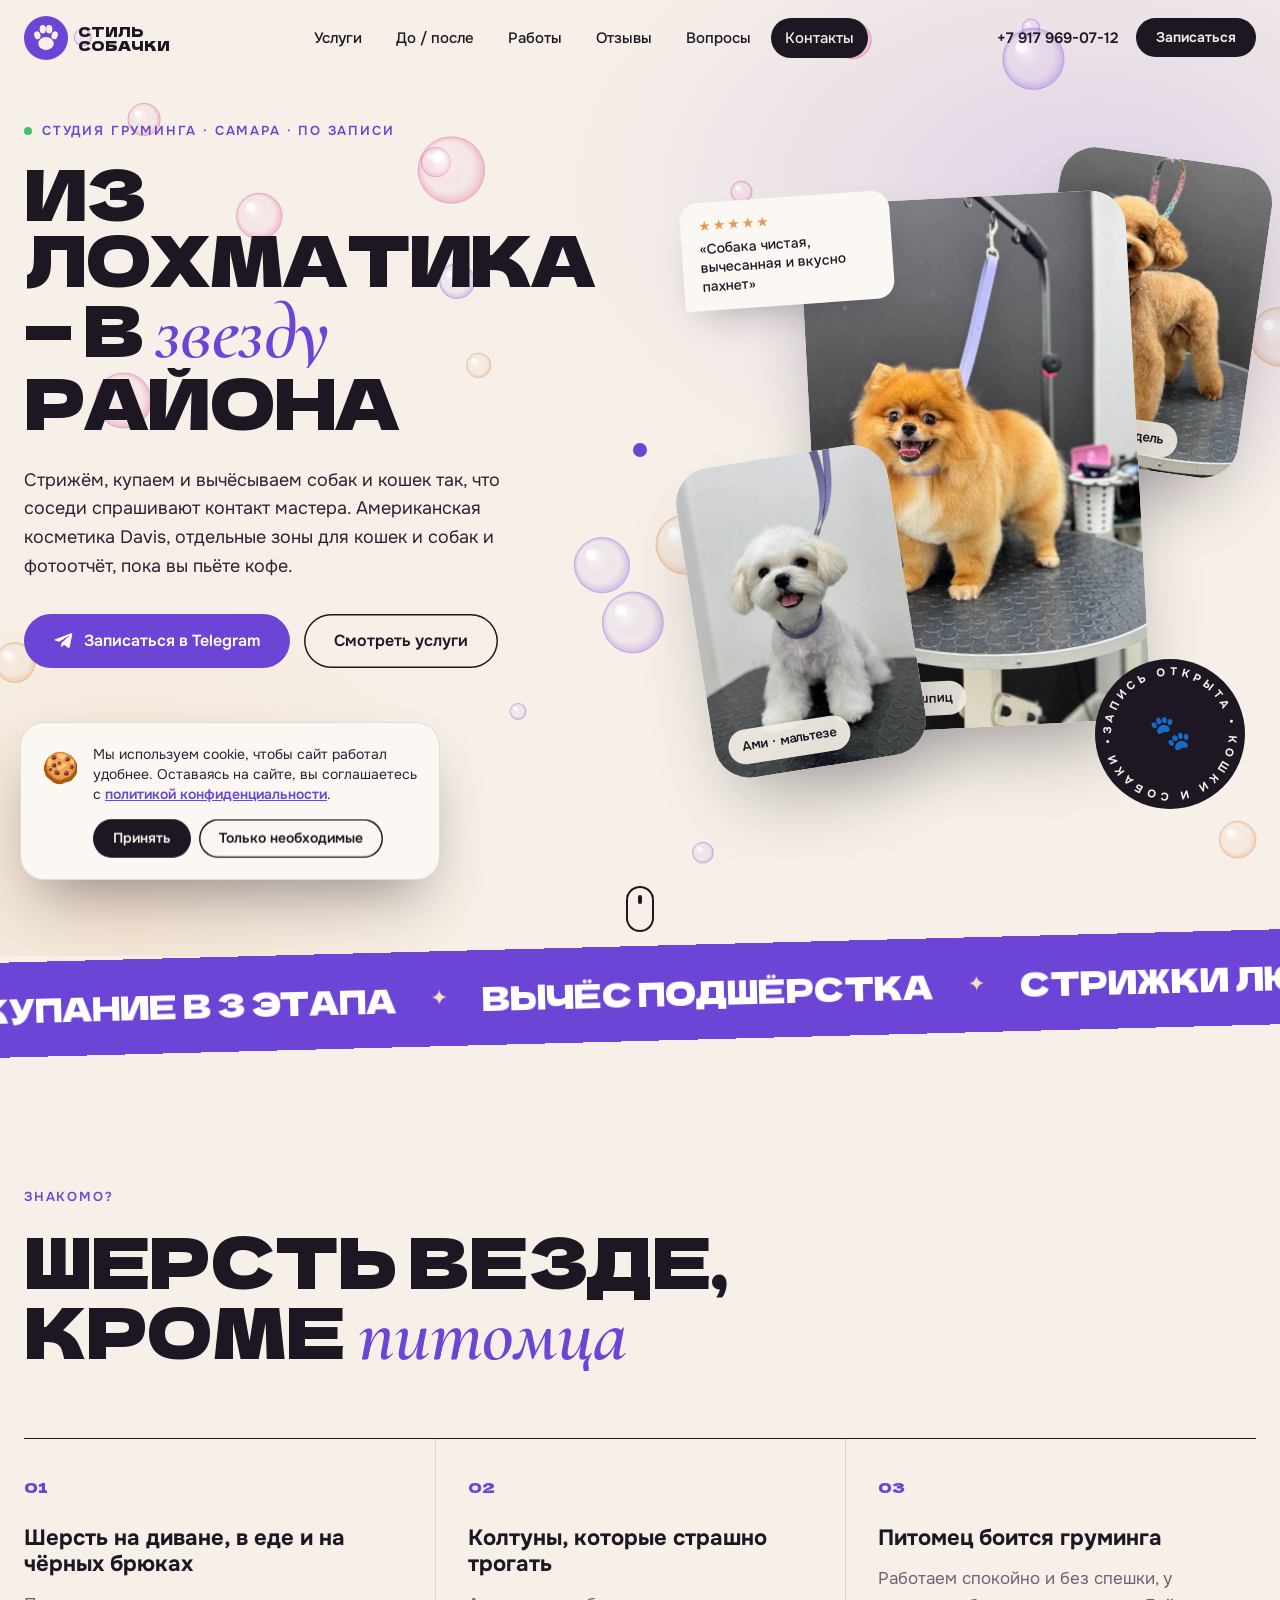
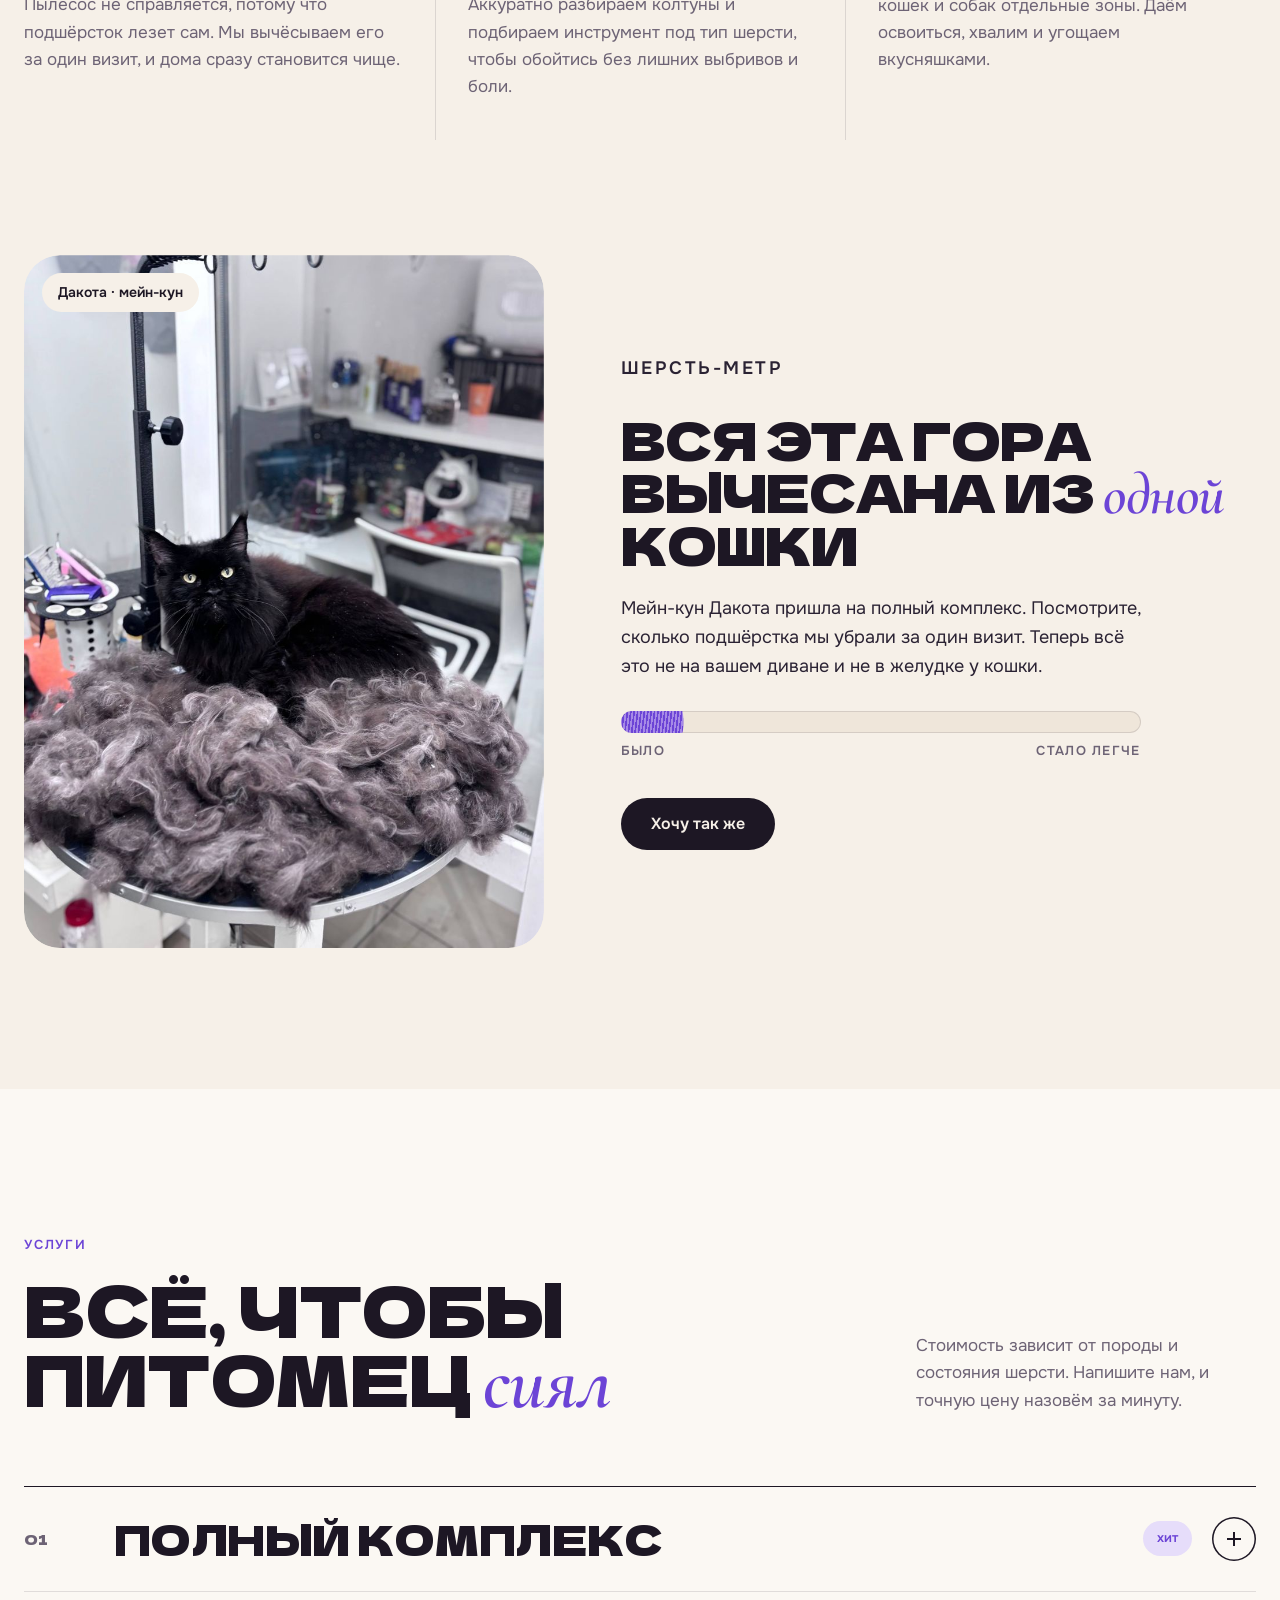
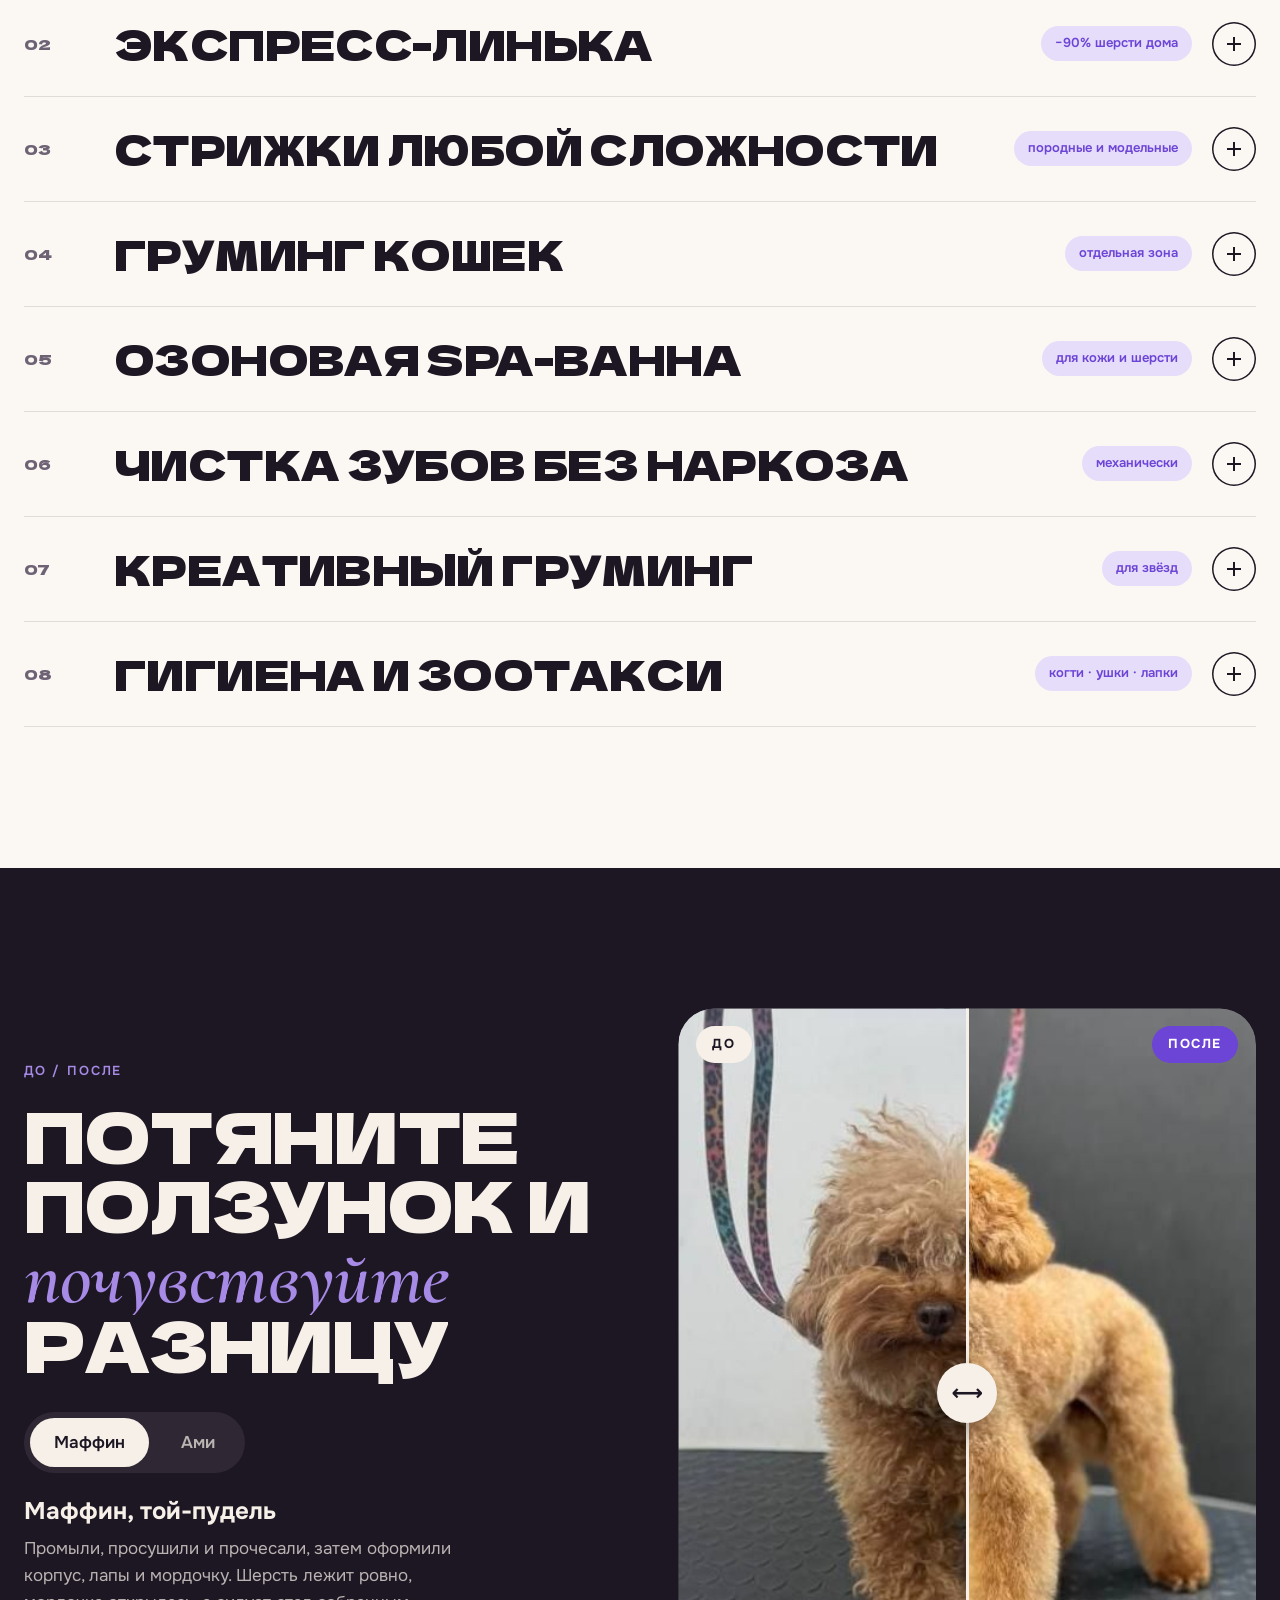
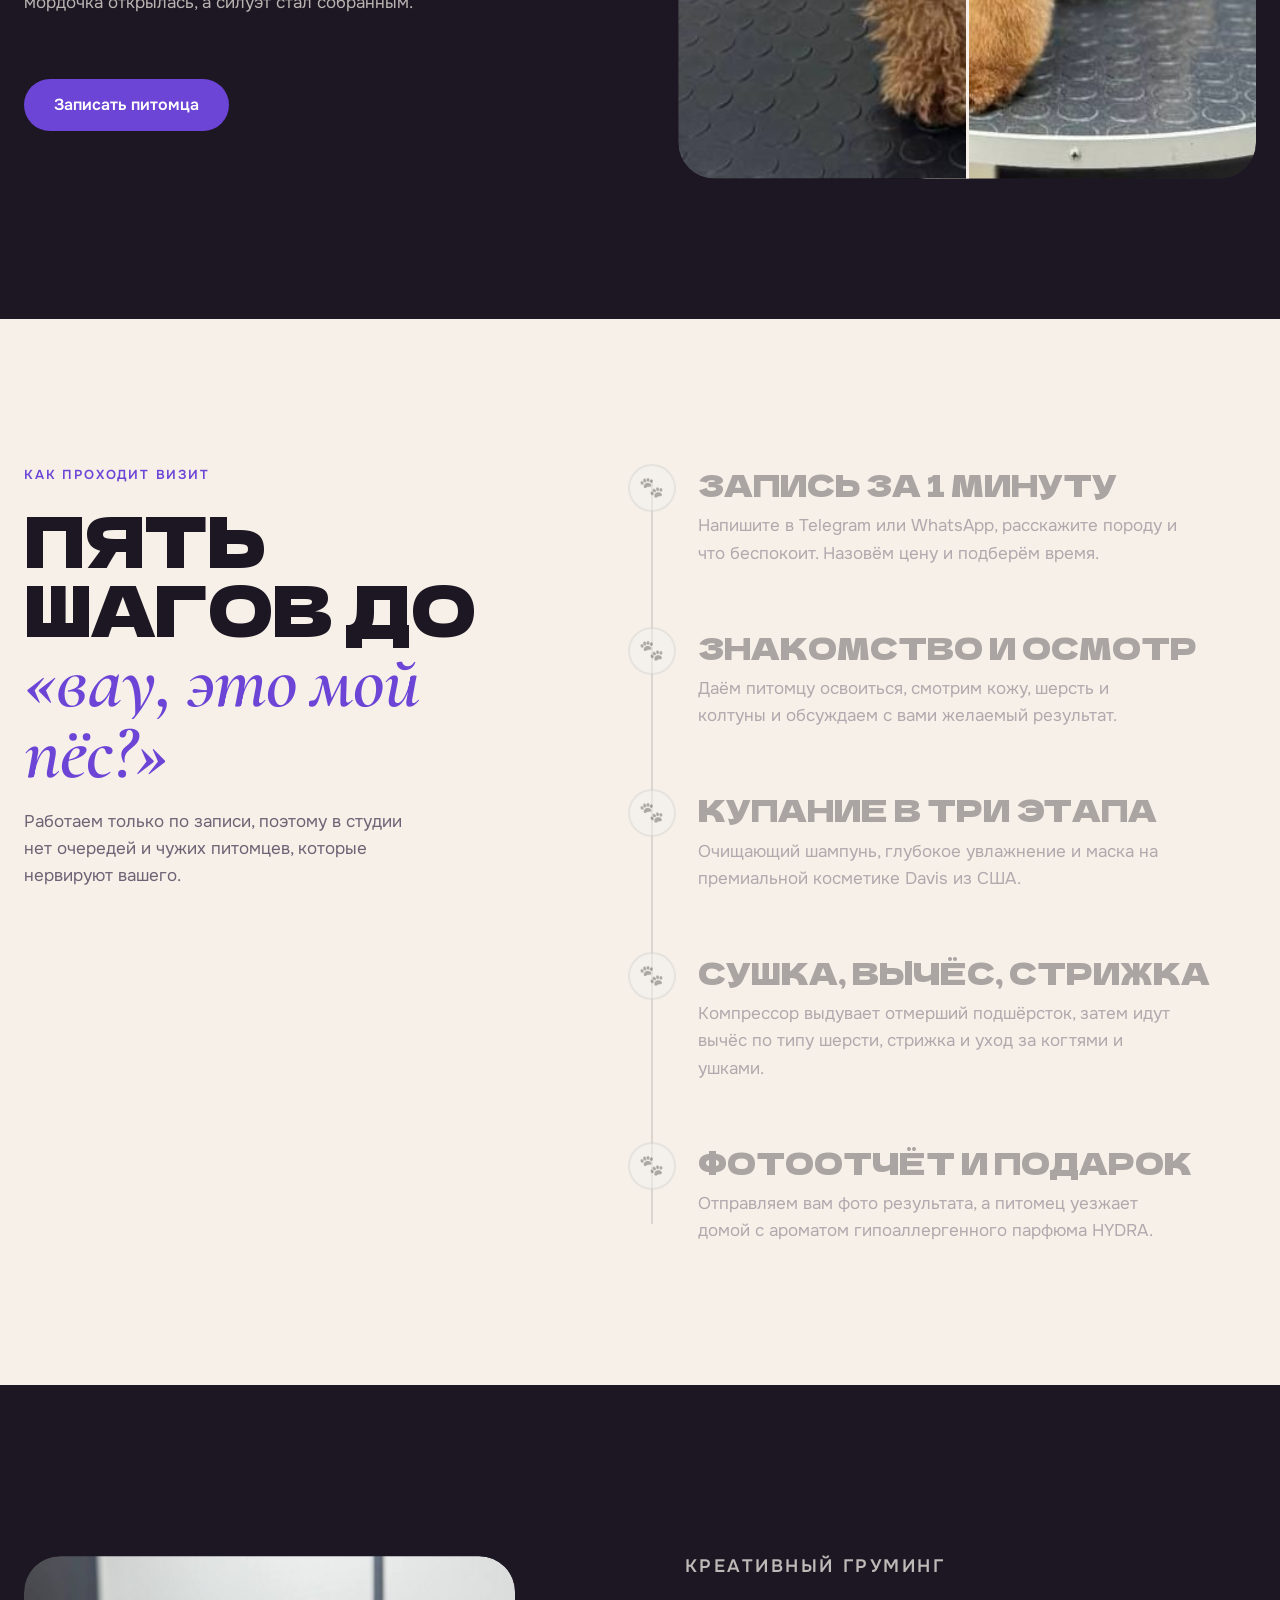
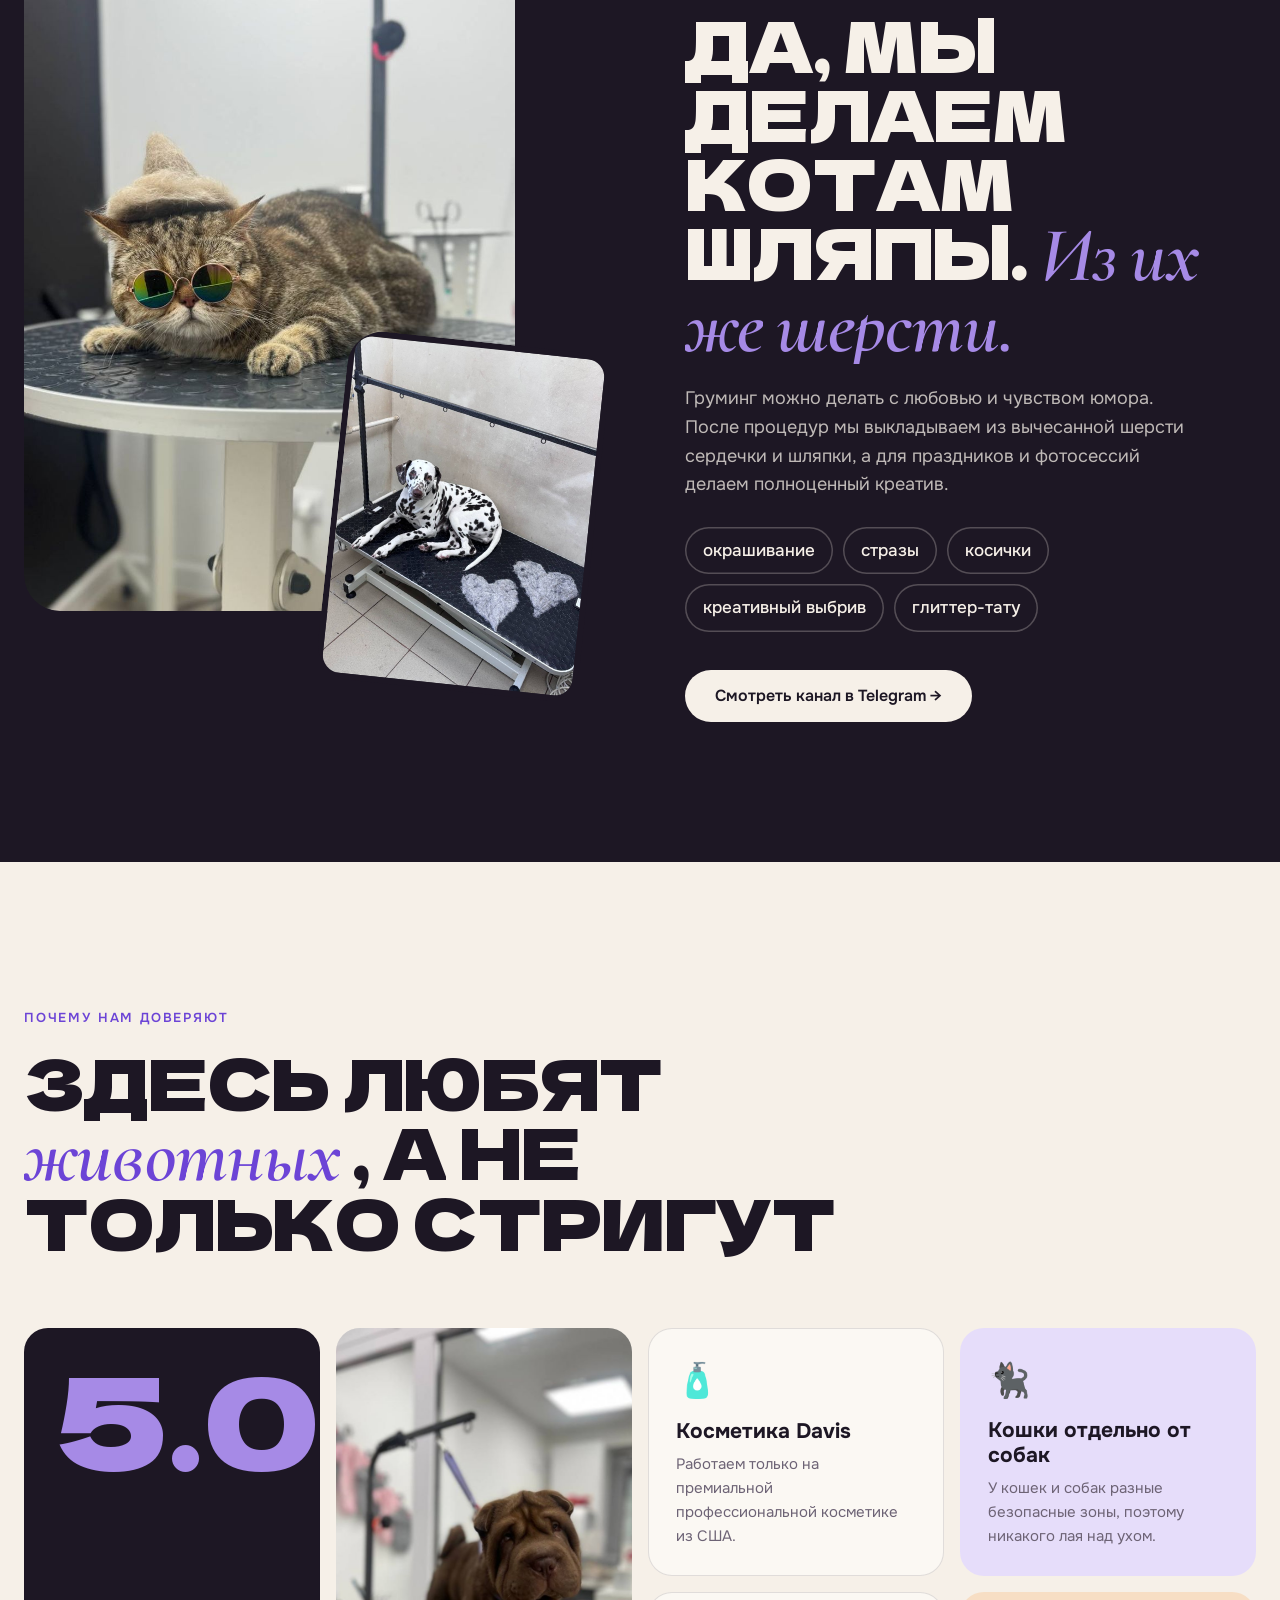
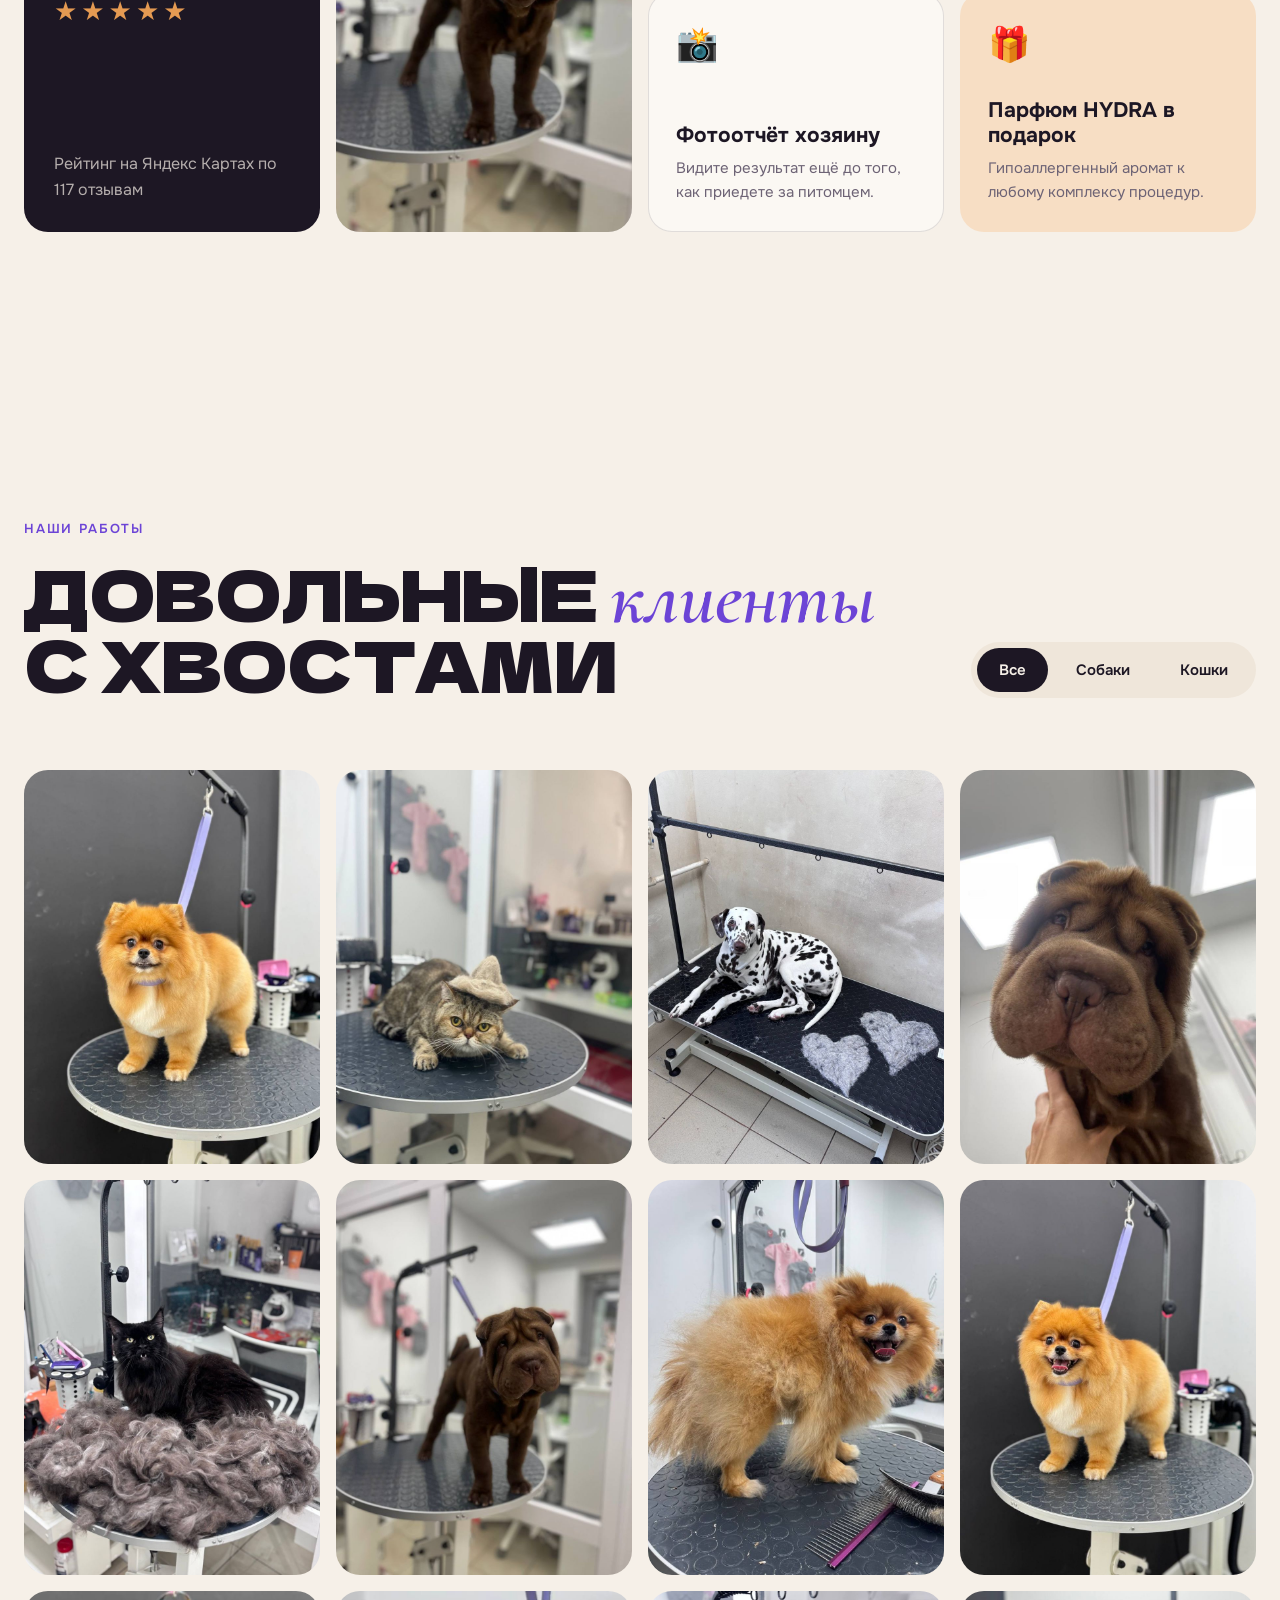
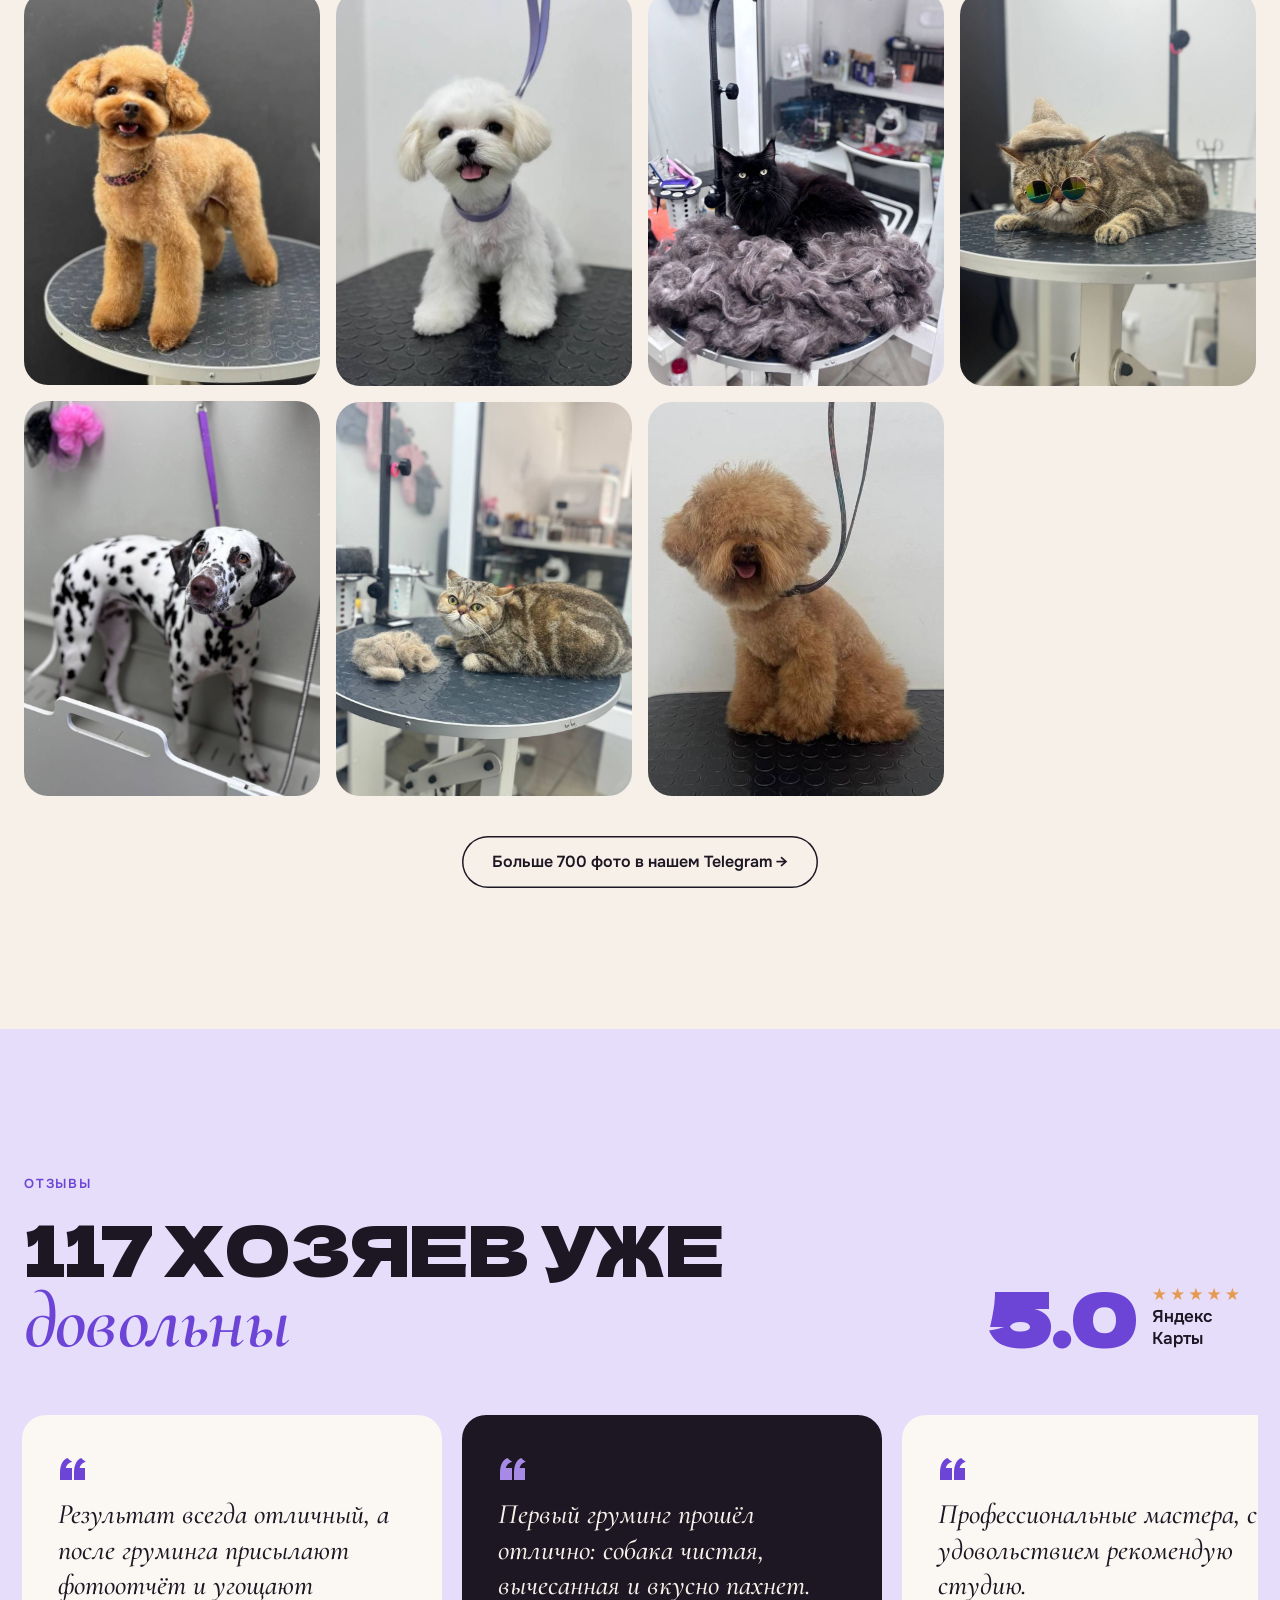
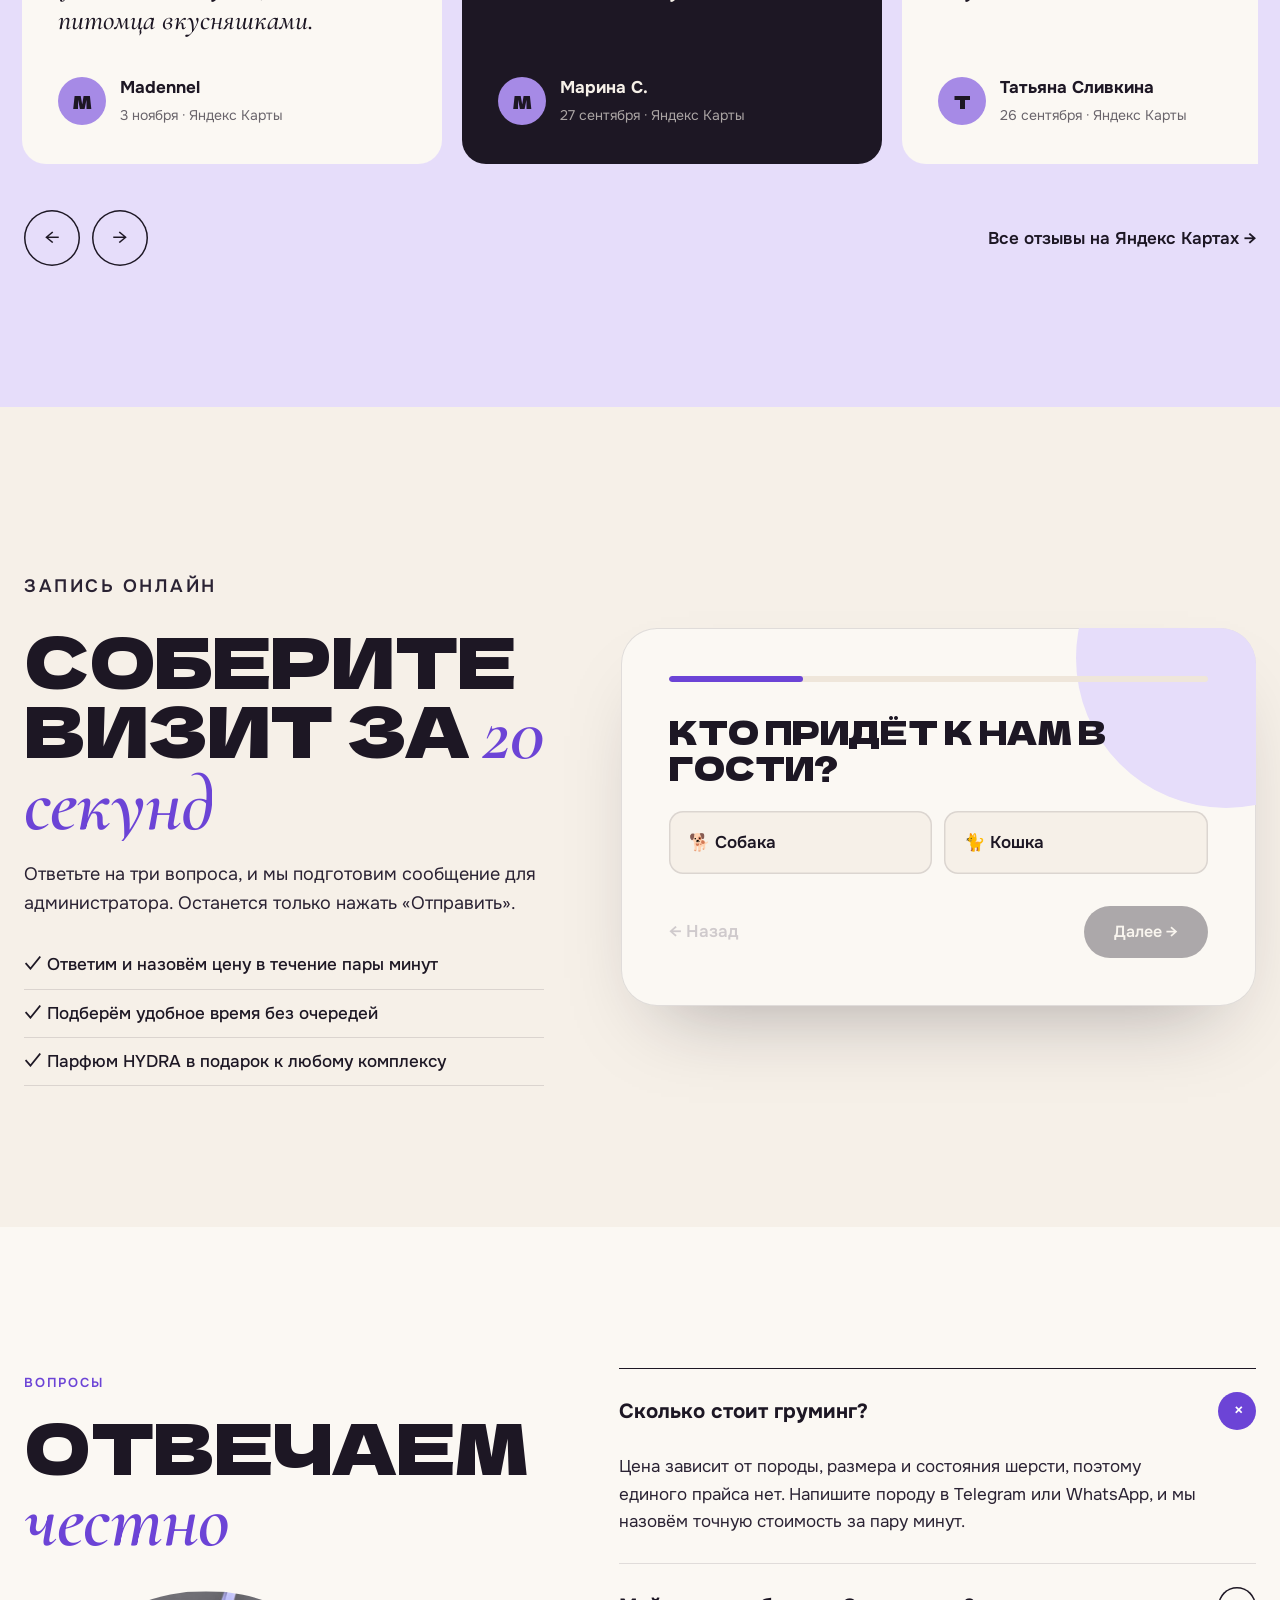
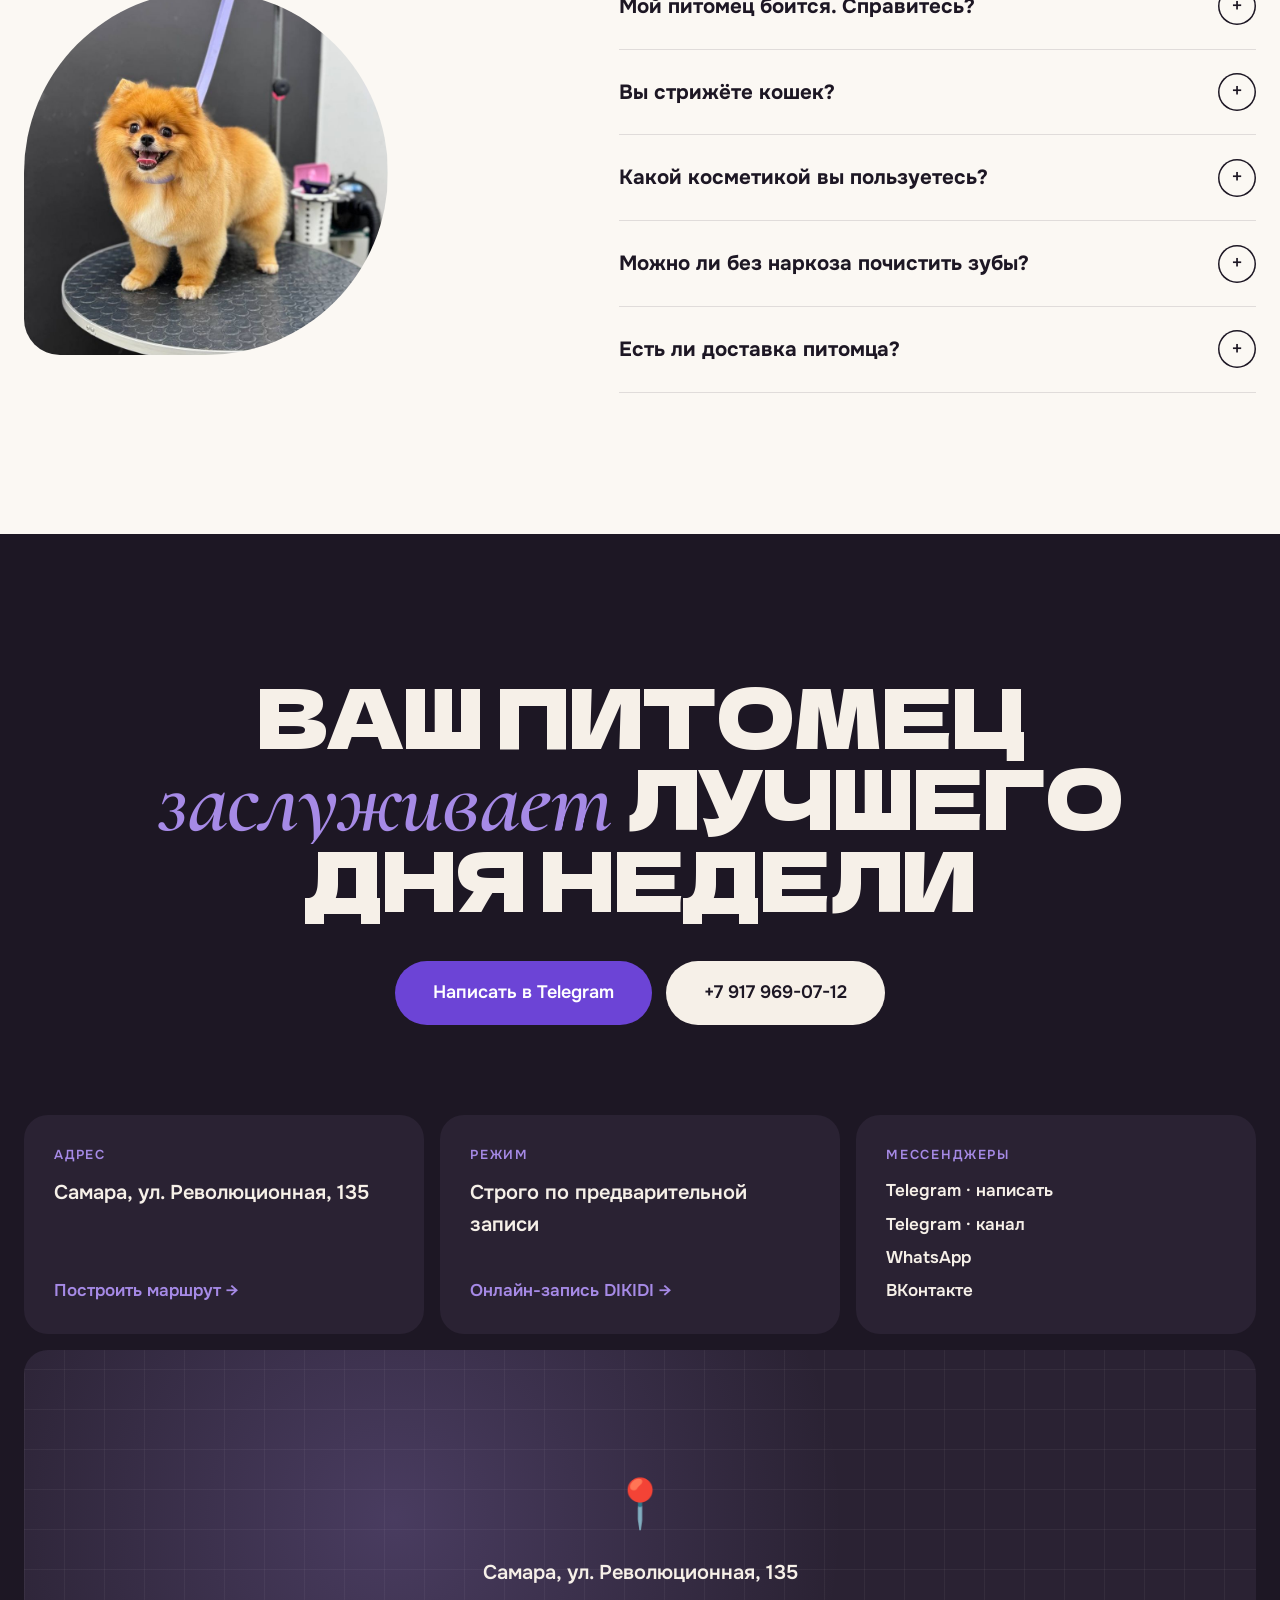
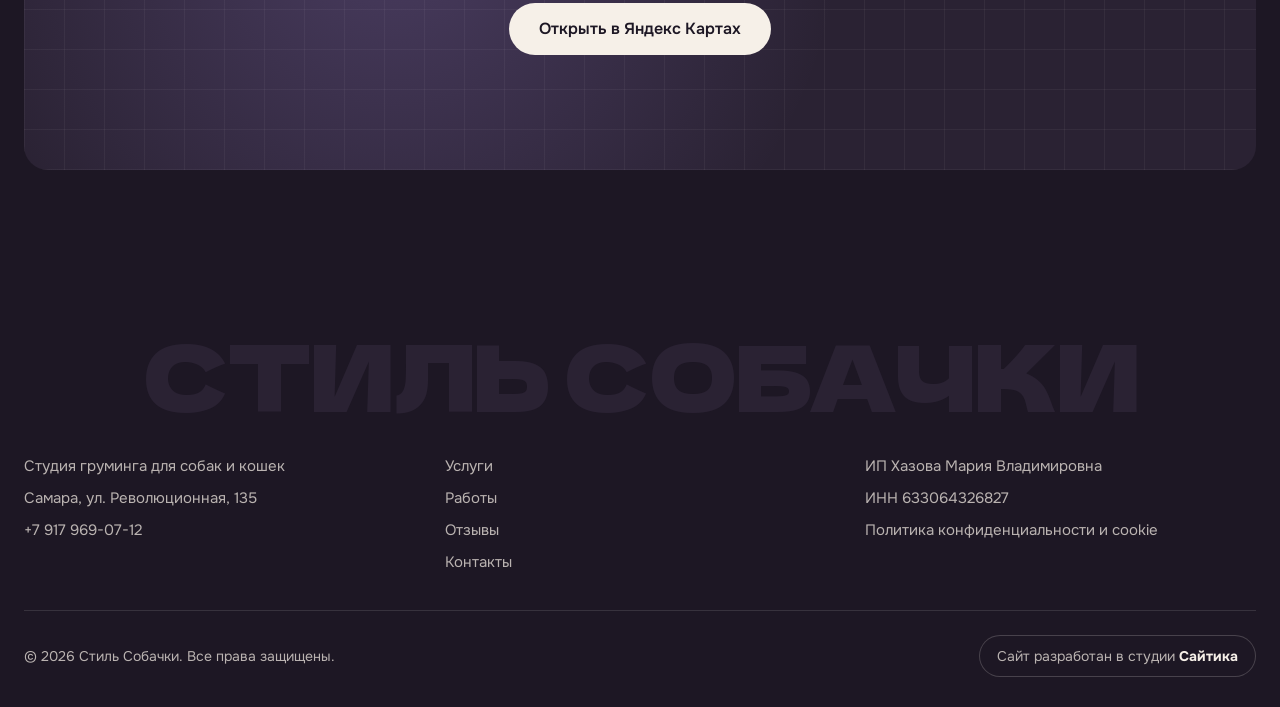
<file: index.html>
<!DOCTYPE html>
<html lang="ru">
<head>
  <meta charset="UTF-8">
  <meta name="viewport" content="width=device-width, initial-scale=1">
  <title>Стиль Собачки — студия груминга для собак и кошек в Самаре</title>
  <meta name="description" content="Груминг собак и кошек в Самаре: стрижка, купание, вычёс подшёрстка, озоновая SPA-ванна, креативный груминг. Косметика Davis, рейтинг 5.0 на Яндекс Картах. ул. Революционная, 135.">
  <meta name="theme-color" content="#F6F0E8">
  <meta property="og:title" content="Стиль Собачки — студия груминга в Самаре">
  <meta property="og:description" content="Из лохматика — в звезду района. Груминг собак и кошек, рейтинг 5.0.">
  <meta property="og:image" content="assets/images/lisichka-2.jpg">
  <link rel="preconnect" href="https://fonts.googleapis.com">
  <link rel="preconnect" href="https://fonts.gstatic.com" crossorigin>
  <link href="https://fonts.googleapis.com/css2?family=Cormorant+Garamond:ital,wght@1,500;1,600&family=Dela+Gothic+One&family=Onest:wght@400;500;600;700&display=swap" rel="stylesheet">
  <link rel="stylesheet" href="assets/css/style.css">
</head>
<body class="is-loading">

  <!-- Прелоадер -->
  <div class="preloader" aria-hidden="true">
    <div class="preloader__paws">
      <span></span><span></span><span></span><span></span>
    </div>
    <div class="preloader__word">Стиль&nbsp;Собачки</div>
  </div>

  <div class="progress" aria-hidden="true"><span></span></div>
  <div class="cursor" aria-hidden="true"><span class="cursor__label"></span></div>

  <!-- Шапка -->
  <header class="header" id="header">
    <div class="container header__inner">
      <a href="#top" class="logo" aria-label="Стиль Собачки — на главную">
        <svg class="logo__mark" viewBox="0 0 48 48" aria-hidden="true">
          <circle cx="24" cy="24" r="24" fill="currentColor"/>
          <g fill="#F6F0E8">
            <ellipse cx="24" cy="30" rx="8.5" ry="7"/>
            <ellipse cx="14.5" cy="21" rx="3.4" ry="4.4" transform="rotate(-18 14.5 21)"/>
            <ellipse cx="20.5" cy="14.5" rx="3.4" ry="4.6"/>
            <ellipse cx="27.5" cy="14.5" rx="3.4" ry="4.6"/>
            <ellipse cx="33.5" cy="21" rx="3.4" ry="4.4" transform="rotate(18 33.5 21)"/>
          </g>
        </svg>
        <span class="logo__text">Стиль<br>Собачки</span>
      </a>

      <nav class="nav" id="nav" aria-label="Основная навигация">
        <a href="#services" class="nav__link">Услуги</a>
        <a href="#before-after" class="nav__link">До / после</a>
        <a href="#works" class="nav__link">Работы</a>
        <a href="#reviews" class="nav__link">Отзывы</a>
        <a href="#faq" class="nav__link">Вопросы</a>
        <a href="#contacts" class="nav__link">Контакты</a>
        <div class="nav__mobile-extra">
          <a href="tel:+79179690712" class="nav__phone">+7 917 969-07-12</a>
          <div class="nav__socials">
            <a href="https://t.me/maria_merc" target="_blank" rel="noopener">Telegram</a>
            <a href="https://wa.me/79179690712" target="_blank" rel="noopener">WhatsApp</a>
            <a href="https://vk.ru/dog_style_smr" target="_blank" rel="noopener">VK</a>
          </div>
        </div>
      </nav>

      <div class="header__actions">
        <a href="tel:+79179690712" class="header__phone">+7 917 969-07-12</a>
        <a href="#booking" class="btn btn--small btn--ink magnetic">Записаться</a>
        <button class="burger" id="burger" aria-label="Открыть меню" aria-expanded="false" aria-controls="nav">
          <span></span><span></span><span></span>
        </button>
      </div>
    </div>
  </header>

  <main>
    <!-- HERO -->
    <section class="hero" id="top">
      <canvas class="hero__bubbles" id="bubbles" aria-hidden="true"></canvas>
      <div class="container hero__inner">
        <div class="hero__text">
          <p class="eyebrow reveal-up"><span class="dot"></span> Студия груминга · Самара · по записи</p>
          <h1 class="hero__title">
            <span class="line"><span>Из лохматика</span></span>
            <span class="line"><span>— в <em>звезду</em></span></span>
            <span class="line"><span>района</span></span>
          </h1>
          <p class="hero__lead reveal-up">Стрижём, купаем и вычёсываем собак и кошек так, что соседи спрашивают контакт мастера. Американская косметика Davis, отдельные зоны для кошек и собак и фотоотчёт, пока вы пьёте кофе.</p>
          <div class="hero__cta reveal-up">
            <a href="https://t.me/maria_merc" target="_blank" rel="noopener" class="btn btn--accent magnetic">
              <svg viewBox="0 0 24 24" aria-hidden="true"><path d="M21.9 4.3 18.7 19.4c-.2 1-.9 1.3-1.8.8l-4.9-3.6-2.4 2.3c-.3.3-.5.5-1 .5l.3-5 9.1-8.2c.4-.4-.1-.6-.6-.2L6.2 13 1.4 11.5c-1-.3-1-1 .2-1.5L20.6 2.8c.9-.3 1.6.2 1.3 1.5Z" fill="currentColor"/></svg>
              Записаться в Telegram
            </a>
            <a href="#services" class="btn btn--ghost magnetic">Смотреть услуги</a>
          </div>
          <ul class="hero__trust reveal-up">
            <li><strong>5.0</strong><span>рейтинг на<br>Яндекс Картах</span></li>
            <li><strong data-count="117">117</strong><span>отзывов<br>от хозяев</span></li>
            <li><strong>Davis</strong><span>премиум-косметика<br>из США</span></li>
          </ul>
        </div>

        <div class="hero__visual" id="heroVisual">
          <figure class="hero__card hero__card--a" data-depth="0.6">
            <img src="assets/images/lisichka-2.jpg" alt="Рыжий шпиц Лисичка после груминга улыбается на столе" width="900" height="1200" fetchpriority="high">
            <figcaption>Лисичка · шпиц</figcaption>
          </figure>
          <figure class="hero__card hero__card--b" data-depth="1.1">
            <img src="assets/images/ami-after.jpg" alt="Белый мальтезе Ами после стрижки" width="600" height="800">
            <figcaption>Ами · мальтезе</figcaption>
          </figure>
          <figure class="hero__card hero__card--c" data-depth="1.6">
            <img src="assets/images/maffin-after-2.jpg" alt="Абрикосовый пудель Маффин после стрижки" width="604" height="805">
            <figcaption>Маффин · пудель</figcaption>
          </figure>
          <a href="#booking" class="badge-spin" aria-label="Запись открыта — перейти к записи">
            <svg viewBox="0 0 200 200" aria-hidden="true">
              <defs><path id="circlePath" d="M100,100 m-78,0 a78,78 0 1,1 156,0 a78,78 0 1,1 -156,0"/></defs>
              <text><textPath href="#circlePath" textLength="482" lengthAdjust="spacing">ЗАПИСЬ ОТКРЫТА • КОШКИ И СОБАКИ • </textPath></text>
            </svg>
            <span class="badge-spin__core">🐾</span>
          </a>
          <div class="hero__sticker">
            <span class="stars">★★★★★</span>
            «Собака чистая, вычесанная и вкусно пахнет»
          </div>
        </div>
      </div>
      <a href="#pain" class="scroll-hint" aria-label="Листать вниз"><span></span></a>
    </section>

    <!-- Бегущая строка -->
    <div class="marquee" aria-hidden="true">
      <div class="marquee__track">
        <span>Купание в 3 этапа</span><i>✦</i><span>Вычёс подшёрстка</span><i>✦</i><span>Стрижки любой сложности</span><i>✦</i><span>Озоновая SPA-ванна</span><i>✦</i><span>Креативный груминг</span><i>✦</i><span>Чистка зубов без наркоза</span><i>✦</i><span>Зоотакси</span><i>✦</i>
        <span>Купание в 3 этапа</span><i>✦</i><span>Вычёс подшёрстка</span><i>✦</i><span>Стрижки любой сложности</span><i>✦</i><span>Озоновая SPA-ванна</span><i>✦</i><span>Креативный груминг</span><i>✦</i><span>Чистка зубов без наркоза</span><i>✦</i><span>Зоотакси</span><i>✦</i>
      </div>
    </div>

    <!-- Боль → решение -->
    <section class="pain section" id="pain">
      <div class="container">
        <div class="section-head">
          <p class="eyebrow reveal-up">Знакомо?</p>
          <h2 class="h2 split">Шерсть везде, кроме <em>питомца</em></h2>
        </div>
        <div class="pain__grid">
          <article class="pain__item reveal-up">
            <span class="pain__num">01</span>
            <h3>Шерсть на диване, в еде и на чёрных брюках</h3>
            <p>Пылесос не справляется, потому что подшёрсток лезет сам. Мы вычёсываем его за один визит, и дома сразу становится чище.</p>
          </article>
          <article class="pain__item reveal-up">
            <span class="pain__num">02</span>
            <h3>Колтуны, которые страшно трогать</h3>
            <p>Аккуратно разбираем колтуны и подбираем инструмент под тип шерсти, чтобы обойтись без лишних выбривов и боли.</p>
          </article>
          <article class="pain__item reveal-up">
            <span class="pain__num">03</span>
            <h3>Питомец боится груминга</h3>
            <p>Работаем спокойно и без спешки, у кошек и собак отдельные зоны. Даём освоиться, хвалим и угощаем вкусняшками.</p>
          </article>
        </div>

        <!-- Шерсть-метр -->
        <div class="furmeter">
          <div class="furmeter__media reveal-clip">
            <img src="assets/images/dakota-1.jpg" alt="Чёрный мейн-кун Дакота на столе рядом с огромной горой вычесанного подшёрстка" loading="lazy" width="900" height="1200">
            <span class="furmeter__tag">Дакота · мейн-кун</span>
          </div>
          <div class="furmeter__text">
            <p class="eyebrow reveal-up">Шерсть-метр</p>
            <h3 class="furmeter__title split">Вся эта гора вычесана из <em>одной</em> кошки</h3>
            <p class="reveal-up">Мейн-кун Дакота пришла на полный комплекс. Посмотрите, сколько подшёрстка мы убрали за один визит. Теперь всё это не на вашем диване и не в желудке у кошки.</p>
            <div class="furmeter__bar reveal-up" aria-hidden="true">
              <div class="furmeter__fill"><span></span></div>
              <div class="furmeter__labels"><span>было</span><span>стало легче</span></div>
            </div>
            <a href="#booking" class="btn btn--ink magnetic reveal-up">Хочу так же</a>
          </div>
        </div>
      </div>
    </section>

    <!-- Услуги -->
    <section class="services section" id="services">
      <div class="container">
        <div class="section-head section-head--row">
          <div>
            <p class="eyebrow reveal-up">Услуги</p>
            <h2 class="h2 split">Всё, чтобы питомец <em>сиял</em></h2>
          </div>
          <p class="section-head__note reveal-up">Стоимость зависит от породы и состояния шерсти. Напишите нам, и точную цену назовём за минуту.</p>
        </div>

        <ul class="svc" id="svcList">
          <li class="svc__item" data-img="assets/images/lisichka-brush.jpg">
            <button class="svc__row" aria-expanded="false">
              <span class="svc__num">01</span>
              <span class="svc__name">Полный комплекс</span>
              <span class="svc__tag">хит</span>
              <span class="svc__plus" aria-hidden="true"></span>
            </button>
            <div class="svc__body"><div>
              <p>Мытьё в три этапа (очищающий шампунь, глубоко увлажняющий шампунь, кондиционер или маска), сушка компрессором, вычёс, стрижка, когти, ушки и лапки. Парфюм HYDRA в подарок.</p>
              <img src="assets/images/lisichka-brush.jpg" alt="Шпиц на груминге со щёткой" loading="lazy">
            </div></div>
          </li>
          <li class="svc__item" data-img="assets/images/dakota-2.jpg">
            <button class="svc__row" aria-expanded="false">
              <span class="svc__num">02</span>
              <span class="svc__name">Экспресс-линька</span>
              <span class="svc__tag">−90% шерсти дома</span>
              <span class="svc__plus" aria-hidden="true"></span>
            </button>
            <div class="svc__body"><div>
              <p>Удаляем отмерший подшёрсток профессиональными инструментами и компрессором. Шерсть становится мягче и гуще, а дома её больше не найти на каждом диване.</p>
              <img src="assets/images/dakota-2.jpg" alt="Мейн-кун после вычёса" loading="lazy">
            </div></div>
          </li>
          <li class="svc__item" data-img="assets/images/maffin-after.jpg">
            <button class="svc__row" aria-expanded="false">
              <span class="svc__num">03</span>
              <span class="svc__name">Стрижки любой сложности</span>
              <span class="svc__tag">породные и модельные</span>
              <span class="svc__plus" aria-hidden="true"></span>
            </button>
            <div class="svc__body"><div>
              <p>Делаем породные стрижки, «под мишку», модельные и гигиенические. Сохраняем силуэт, открываем мордочку и подбираем форму под характер питомца.</p>
              <img src="assets/images/maffin-after.jpg" alt="Пудель после стрижки" loading="lazy">
            </div></div>
          </li>
          <li class="svc__item" data-img="assets/images/molly-fur.jpg">
            <button class="svc__row" aria-expanded="false">
              <span class="svc__num">04</span>
              <span class="svc__name">Груминг кошек</span>
              <span class="svc__tag">отдельная зона</span>
              <span class="svc__plus" aria-hidden="true"></span>
            </button>
            <div class="svc__body"><div>
              <p>Купание, вычёс, стрижка, когти и ушки. Кошки работают в отдельной спокойной зоне без собачьего лая, и стресса меньше.</p>
              <img src="assets/images/molly-fur.jpg" alt="Кошка после вычёса" loading="lazy">
            </div></div>
          </li>
          <li class="svc__item" data-img="assets/images/tessa-1.jpg">
            <button class="svc__row" aria-expanded="false">
              <span class="svc__num">05</span>
              <span class="svc__name">Озоновая SPA-ванна</span>
              <span class="svc__tag">для кожи и шерсти</span>
              <span class="svc__plus" aria-hidden="true"></span>
            </button>
            <div class="svc__body"><div>
              <p>Глубоко очищает кожу и улучшает кровообращение. Полезна при перхоти и проблемах с шерстью, а питомцы обожают пузырьки.</p>
              <img src="assets/images/tessa-1.jpg" alt="Далматин в ванне для груминга" loading="lazy">
            </div></div>
          </li>
          <li class="svc__item" data-img="assets/images/sharpei-face.jpg">
            <button class="svc__row" aria-expanded="false">
              <span class="svc__num">06</span>
              <span class="svc__name">Чистка зубов без наркоза</span>
              <span class="svc__tag">механически</span>
              <span class="svc__plus" aria-hidden="true"></span>
            </button>
            <div class="svc__body"><div>
              <p>Механически снимаем зубной камень без анестезии: свежее дыхание и белые зубы, а питомец сразу после процедуры едет домой.</p>
              <img src="assets/images/sharpei-face.jpg" alt="Шарпей крупным планом" loading="lazy">
            </div></div>
          </li>
          <li class="svc__item" data-img="assets/images/molly-glasses.jpg">
            <button class="svc__row" aria-expanded="false">
              <span class="svc__num">07</span>
              <span class="svc__name">Креативный груминг</span>
              <span class="svc__tag">для звёзд</span>
              <span class="svc__plus" aria-hidden="true"></span>
            </button>
            <div class="svc__body"><div>
              <p>Делаем окрашивание, стразы, косички, креативный выбрив и глиттер-тату. Подходит для праздников, фотосессий и просто для настроения.</p>
              <img src="assets/images/molly-glasses.jpg" alt="Кошка в очках и шляпе из шерсти" loading="lazy">
            </div></div>
          </li>
          <li class="svc__item" data-img="assets/images/ami-after.jpg">
            <button class="svc__row" aria-expanded="false">
              <span class="svc__num">08</span>
              <span class="svc__name">Гигиена и зоотакси</span>
              <span class="svc__tag">когти · ушки · лапки</span>
              <span class="svc__plus" aria-hidden="true"></span>
            </button>
            <div class="svc__body"><div>
              <p>Стрижём когти, чистим ушки и ухаживаем за лапками. Маленьких собак и кошек в переноске сами привезём и отвезём домой на зоотакси.</p>
              <img src="assets/images/ami-after.jpg" alt="Мальтезе после гигиены" loading="lazy">
            </div></div>
          </li>
        </ul>
        <div class="svc__preview" id="svcPreview" aria-hidden="true"><img alt=""></div>
      </div>
    </section>

    <!-- До / после -->
    <section class="ba section section--dark" id="before-after">
      <div class="container ba__inner">
        <div class="ba__text">
          <p class="eyebrow eyebrow--light reveal-up">До / после</p>
          <h2 class="h2 split">Потяните ползунок и <em>почувствуйте</em> разницу</h2>
          <div class="ba__tabs" role="tablist">
            <button class="ba__tab is-active" role="tab" aria-selected="true" data-before="assets/images/poodle-before.jpg" data-after="assets/images/maffin-after.jpg" data-name="Маффин, той-пудель" data-desc="Промыли, просушили и прочесали, затем оформили корпус, лапы и мордочку. Шерсть лежит ровно, мордочка открылась, а силуэт стал собранным.">Маффин</button>
            <button class="ba__tab" role="tab" aria-selected="false" data-before="assets/images/ami-before.jpg" data-after="assets/images/ami-after.jpg" data-name="Ами, мальтезе" data-desc="Малыш быстро освоился в студии. После процедур стал чище, аккуратнее и пушистее, как маленький плюшевый зайчик.">Ами</button>
          </div>
          <div class="ba__info">
            <h3 class="ba__name" id="baName">Маффин, той-пудель</h3>
            <p class="ba__desc" id="baDesc">Промыли, просушили и прочесали, затем оформили корпус, лапы и мордочку. Шерсть лежит ровно, мордочка открылась, а силуэт стал собранным.</p>
          </div>
          <a href="#booking" class="btn btn--accent magnetic">Записать питомца</a>
        </div>

        <div class="ba__compare reveal-clip" id="compare" style="--pos:50%">
          <img class="ba__img ba__img--after" id="baAfter" src="assets/images/maffin-after.jpg" alt="После груминга">
          <div class="ba__before-wrap">
            <img class="ba__img ba__img--before" id="baBefore" src="assets/images/poodle-before.jpg" alt="До груминга">
          </div>
          <span class="ba__label ba__label--before">до</span>
          <span class="ba__label ba__label--after">после</span>
          <div class="ba__handle" aria-hidden="true"><span>⟷</span></div>
          <input type="range" min="0" max="100" value="50" class="ba__range" id="baRange" aria-label="Сравнение до и после">
        </div>
      </div>
    </section>

    <!-- Как проходит визит -->
    <section class="process section" id="process">
      <div class="container process__inner">
        <div class="process__aside">
          <p class="eyebrow reveal-up">Как проходит визит</p>
          <h2 class="h2 split">Пять шагов до <em>«вау, это мой пёс?»</em></h2>
          <p class="reveal-up process__note">Работаем только по записи, поэтому в студии нет очередей и чужих питомцев, которые нервируют вашего.</p>
        </div>
        <ol class="steps" id="steps">
          <li class="step">
            <span class="step__paw">🐾</span>
            <h3>Запись за 1 минуту</h3>
            <p>Напишите в Telegram или WhatsApp, расскажите породу и что беспокоит. Назовём цену и подберём время.</p>
          </li>
          <li class="step">
            <span class="step__paw">🐾</span>
            <h3>Знакомство и осмотр</h3>
            <p>Даём питомцу освоиться, смотрим кожу, шерсть и колтуны и обсуждаем с вами желаемый результат.</p>
          </li>
          <li class="step">
            <span class="step__paw">🐾</span>
            <h3>Купание в три этапа</h3>
            <p>Очищающий шампунь, глубокое увлажнение и маска на премиальной косметике Davis из США.</p>
          </li>
          <li class="step">
            <span class="step__paw">🐾</span>
            <h3>Сушка, вычёс, стрижка</h3>
            <p>Компрессор выдувает отмерший подшёрсток, затем идут вычёс по типу шерсти, стрижка и уход за когтями и ушками.</p>
          </li>
          <li class="step">
            <span class="step__paw">🐾</span>
            <h3>Фотоотчёт и подарок</h3>
            <p>Отправляем вам фото результата, а питомец уезжает домой с ароматом гипоаллергенного парфюма HYDRA.</p>
          </li>
          <span class="steps__line" aria-hidden="true"><span></span></span>
        </ol>
      </div>
    </section>

    <!-- Креатив -->
    <section class="creative section section--dark" id="creative">
      <div class="container creative__inner">
        <div class="creative__media">
          <figure class="creative__main tilt reveal-clip">
            <img src="assets/images/molly-glasses.jpg" alt="Полосатая кошка Молли в солнечных очках и шляпе из собственной шерсти" loading="lazy">
          </figure>
          <figure class="creative__small reveal-clip">
            <img src="assets/images/tessa-hearts.jpg" alt="Далматин Тесса рядом с сердечками из вычесанной шерсти" loading="lazy">
          </figure>
        </div>
        <div class="creative__text">
          <p class="eyebrow eyebrow--light reveal-up">Креативный груминг</p>
          <h2 class="h2 split">Да, мы делаем котам шляпы. <em>Из их же шерсти.</em></h2>
          <p class="reveal-up">Груминг можно делать с любовью и чувством юмора. После процедур мы выкладываем из вычесанной шерсти сердечки и шляпки, а для праздников и фотосессий делаем полноценный креатив.</p>
          <ul class="chips reveal-up">
            <li>окрашивание</li><li>стразы</li><li>косички</li><li>креативный выбрив</li><li>глиттер-тату</li>
          </ul>
          <a href="https://t.me/s/dog_style_smr" target="_blank" rel="noopener" class="btn btn--light magnetic">Смотреть канал в Telegram →</a>
        </div>
      </div>
    </section>

    <!-- Почему мы -->
    <section class="why section" id="why">
      <div class="container">
        <div class="section-head">
          <p class="eyebrow reveal-up">Почему нам доверяют</p>
          <h2 class="h2 split">Здесь любят <em>животных</em>, а не только стригут</h2>
        </div>
        <div class="bento">
          <div class="bento__cell bento__cell--rating reveal-up">
            <span class="bento__big"><span data-count-float="5.0">5.0</span></span>
            <span class="bento__stars">★★★★★</span>
            <p>Рейтинг на Яндекс Картах по 117 отзывам</p>
          </div>
          <div class="bento__cell bento__cell--photo reveal-up">
            <img src="assets/images/sharpei-1.jpg" alt="Шоколадный шарпей на столе для груминга" loading="lazy">
          </div>
          <div class="bento__cell reveal-up">
            <span class="bento__icon">🧴</span>
            <h3>Косметика Davis</h3>
            <p>Работаем только на премиальной профессиональной косметике из США.</p>
          </div>
          <div class="bento__cell bento__cell--lilac reveal-up">
            <span class="bento__icon">🐈‍⬛</span>
            <h3>Кошки отдельно от собак</h3>
            <p>У кошек и собак разные безопасные зоны, поэтому никакого лая над ухом.</p>
          </div>
          <div class="bento__cell reveal-up">
            <span class="bento__icon">📸</span>
            <h3>Фотоотчёт хозяину</h3>
            <p>Видите результат ещё до того, как приедете за питомцем.</p>
          </div>
          <div class="bento__cell bento__cell--apricot reveal-up">
            <span class="bento__icon">🎁</span>
            <h3>Парфюм HYDRA в подарок</h3>
            <p>Гипоаллергенный аромат к любому комплексу процедур.</p>
          </div>
        </div>
      </div>
    </section>

    <!-- Галерея -->
    <section class="works section" id="works">
      <div class="container">
        <div class="section-head section-head--row">
          <div>
            <p class="eyebrow reveal-up">Наши работы</p>
            <h2 class="h2 split">Довольные <em>клиенты</em> с хвостами</h2>
          </div>
          <div class="filters reveal-up" role="tablist" aria-label="Фильтр работ">
            <button class="filter is-active" data-filter="all">Все</button>
            <button class="filter" data-filter="dog">Собаки</button>
            <button class="filter" data-filter="cat">Кошки</button>
          </div>
        </div>
        <div class="gallery" id="gallery">
          <figure class="g-item" data-cat="dog"><img src="assets/images/lisichka-1.jpg" alt="Шпиц Лисичка после стрижки" loading="lazy"><figcaption>Лисичка · полный комплекс</figcaption></figure>
          <figure class="g-item" data-cat="cat"><img src="assets/images/dakota-2.jpg" alt="Мейн-кун Дакота и гора подшёрстка" loading="lazy"><figcaption>Дакота · вычёс подшёрстка</figcaption></figure>
          <figure class="g-item" data-cat="dog"><img src="assets/images/maffin-after-2.jpg" alt="Пудель Маффин после стрижки" loading="lazy"><figcaption>Маффин · стрижка</figcaption></figure>
          <figure class="g-item" data-cat="dog"><img src="assets/images/tessa-1.jpg" alt="Далматин Тесса после купания" loading="lazy"><figcaption>Тесса · купание и вычёс</figcaption></figure>
          <figure class="g-item" data-cat="cat"><img src="assets/images/molly-hat.jpg" alt="Кошка Молли в шляпе из шерсти" loading="lazy"><figcaption>Молли · полный комплекс</figcaption></figure>
          <figure class="g-item" data-cat="dog"><img src="assets/images/sharpei-1.jpg" alt="Шоколадный шарпей" loading="lazy"><figcaption>Шарпей · купание</figcaption></figure>
          <figure class="g-item" data-cat="dog"><img src="assets/images/ami-after.jpg" alt="Мальтезе Ами" loading="lazy"><figcaption>Ами · уход для малыша</figcaption></figure>
          <figure class="g-item" data-cat="cat"><img src="assets/images/molly-fur-2.jpg" alt="Кошка Молли после вычёса" loading="lazy"><figcaption>Молли · вычёс</figcaption></figure>
          <figure class="g-item" data-cat="dog"><img src="assets/images/tessa-hearts.jpg" alt="Далматин Тесса и сердечки из шерсти" loading="lazy"><figcaption>Тесса · с любовью</figcaption></figure>
          <figure class="g-item" data-cat="dog"><img src="assets/images/lisichka-brush.jpg" alt="Шпиц на столе со щёткой" loading="lazy"><figcaption>Лисичка · вычёс</figcaption></figure>
          <figure class="g-item" data-cat="cat"><img src="assets/images/dakota-1.jpg" alt="Мейн-кун Дакота" loading="lazy"><figcaption>Дакота · после комплекса</figcaption></figure>
          <figure class="g-item" data-cat="dog"><img src="assets/images/poodle-fluffy.jpg" alt="Пушистый пудель" loading="lazy"><figcaption>Пудель · стрижка «мишка»</figcaption></figure>
          <figure class="g-item" data-cat="dog"><img src="assets/images/sharpei-face.jpg" alt="Мордочка шарпея" loading="lazy"><figcaption>Шарпей · складочки чистые</figcaption></figure>
          <figure class="g-item" data-cat="dog"><img src="assets/images/lisichka-2.jpg" alt="Улыбающийся шпиц" loading="lazy"><figcaption>Лисичка · улыбка после груминга</figcaption></figure>
          <figure class="g-item" data-cat="cat"><img src="assets/images/molly-glasses.jpg" alt="Кошка в очках" loading="lazy"><figcaption>Молли · креатив</figcaption></figure>
        </div>
        <div class="works__more reveal-up">
          <a href="https://t.me/s/dog_style_smr" target="_blank" rel="noopener" class="btn btn--ghost magnetic">Больше 700 фото в нашем Telegram →</a>
        </div>
      </div>
    </section>

    <!-- Отзывы -->
    <section class="reviews section section--lilac" id="reviews">
      <div class="container">
        <div class="reviews__head">
          <div>
            <p class="eyebrow reveal-up">Отзывы</p>
            <h2 class="h2 split">117 хозяев уже <em>довольны</em></h2>
          </div>
          <div class="reviews__score reveal-up">
            <span class="reviews__num">5.0</span>
            <span><span class="stars">★★★★★</span><br>Яндекс Карты</span>
          </div>
        </div>
        <div class="reviews__track" id="reviewsTrack">
          <article class="review">
            <p>Результат всегда отличный, а после груминга присылают фотоотчёт и угощают питомца вкусняшками.</p>
            <footer><span class="review__ava">M</span><div><strong>Madennel</strong><span>3 ноября · Яндекс Карты</span></div></footer>
          </article>
          <article class="review">
            <p>Первый груминг прошёл отлично: собака чистая, вычесанная и вкусно пахнет.</p>
            <footer><span class="review__ava">М</span><div><strong>Марина С.</strong><span>27 сентября · Яндекс Карты</span></div></footer>
          </article>
          <article class="review">
            <p>Профессиональные мастера, с удовольствием рекомендую студию.</p>
            <footer><span class="review__ava">Т</span><div><strong>Татьяна Сливкина</strong><span>26 сентября · Яндекс Карты</span></div></footer>
          </article>
          <article class="review">
            <p>Регулярно хожу на экспресс-линьку: шерсть у питомца стала мягче и гуще.</p>
            <footer><span class="review__ava">О</span><div><strong>Ольга</strong><span>7 сентября · Яндекс Карты</span></div></footer>
          </article>
        </div>
        <div class="reviews__nav">
          <button class="round-btn" id="revPrev" aria-label="Предыдущий отзыв">←</button>
          <button class="round-btn" id="revNext" aria-label="Следующий отзыв">→</button>
          <a href="https://yandex.ru/maps/org/79488590921" target="_blank" rel="noopener" class="link-arrow">Все отзывы на Яндекс Картах →</a>
        </div>
      </div>
    </section>

    <!-- Квиз-запись -->
    <section class="booking section" id="booking">
      <div class="container booking__inner">
        <div class="booking__text">
          <p class="eyebrow reveal-up">Запись онлайн</p>
          <h2 class="h2 split">Соберите визит за <em>20&nbsp;секунд</em></h2>
          <p class="reveal-up">Ответьте на три вопроса, и мы подготовим сообщение для администратора. Останется только нажать «Отправить».</p>
          <ul class="booking__perks reveal-up">
            <li>✓ Ответим и назовём цену в течение пары минут</li>
            <li>✓ Подберём удобное время без очередей</li>
            <li>✓ Парфюм HYDRA в подарок к любому комплексу</li>
          </ul>
        </div>

        <form class="quiz reveal-up" id="quiz" novalidate>
          <div class="quiz__progress"><span id="quizBar"></span></div>
          <div class="quiz__step is-active" data-step="1">
            <p class="quiz__q">Кто придёт к нам в гости?</p>
            <div class="quiz__opts">
              <label class="opt"><input type="radio" name="pet" value="Собака"><span>🐕 Собака</span></label>
              <label class="opt"><input type="radio" name="pet" value="Кошка"><span>🐈 Кошка</span></label>
            </div>
          </div>
          <div class="quiz__step" data-step="2">
            <p class="quiz__q">Какого размера питомец?</p>
            <div class="quiz__opts">
              <label class="opt"><input type="radio" name="size" value="малыш до 5 кг"><span>Малыш · до 5 кг</span></label>
              <label class="opt"><input type="radio" name="size" value="средний 5–15 кг"><span>Средний · 5–15 кг</span></label>
              <label class="opt"><input type="radio" name="size" value="крупный от 15 кг"><span>Крупный · от 15 кг</span></label>
              <label class="opt"><input type="radio" name="size" value="не знаю"><span>Затрудняюсь</span></label>
            </div>
          </div>
          <div class="quiz__step" data-step="3">
            <p class="quiz__q">Что нужно сделать? <small>можно несколько</small></p>
            <div class="quiz__opts quiz__opts--chips">
              <label class="opt"><input type="checkbox" name="svc" value="полный комплекс"><span>Полный комплекс</span></label>
              <label class="opt"><input type="checkbox" name="svc" value="стрижка"><span>Стрижка</span></label>
              <label class="opt"><input type="checkbox" name="svc" value="вычёс / экспресс-линька"><span>Вычёс</span></label>
              <label class="opt"><input type="checkbox" name="svc" value="купание"><span>Купание</span></label>
              <label class="opt"><input type="checkbox" name="svc" value="озоновая ванна"><span>Озон-SPA</span></label>
              <label class="opt"><input type="checkbox" name="svc" value="чистка зубов"><span>Чистка зубов</span></label>
              <label class="opt"><input type="checkbox" name="svc" value="креатив"><span>Креатив</span></label>
              <label class="opt"><input type="checkbox" name="svc" value="зоотакси"><span>Зоотакси</span></label>
            </div>
          </div>
          <div class="quiz__step" data-step="4">
            <p class="quiz__q">Готово! Ваше сообщение:</p>
            <div class="quiz__msg" id="quizMsg"></div>
            <div class="quiz__send">
              <a class="btn btn--accent" id="sendWa" href="https://wa.me/79179690712" target="_blank" rel="noopener">Отправить в WhatsApp</a>
              <a class="btn btn--ink" id="sendTg" href="https://t.me/maria_merc" target="_blank" rel="noopener">Открыть Telegram</a>
              <button type="button" class="btn btn--ghost" id="copyMsg">Скопировать текст</button>
            </div>
            <p class="quiz__hint">Telegram не умеет подставлять текст автоматически: скопируйте сообщение и вставьте в чат. Также можно позвонить: <a href="tel:+79179690712">+7 917 969-07-12</a></p>
          </div>
          <div class="quiz__nav">
            <button type="button" class="quiz__back" id="quizBack" disabled>← Назад</button>
            <button type="button" class="btn btn--ink" id="quizNext" disabled>Далее →</button>
          </div>
        </form>
      </div>
    </section>

    <!-- FAQ -->
    <section class="faq section" id="faq">
      <div class="container faq__inner">
        <div>
          <p class="eyebrow reveal-up">Вопросы</p>
          <h2 class="h2 split">Отвечаем <em>честно</em></h2>
          <img class="faq__pic reveal-clip" src="assets/images/lisichka-2.jpg" alt="Шпиц Лисичка" loading="lazy">
        </div>
        <div class="acc">
          <details class="acc__item" open>
            <summary>Сколько стоит груминг?</summary>
            <p>Цена зависит от породы, размера и состояния шерсти, поэтому единого прайса нет. Напишите породу в Telegram или WhatsApp, и мы назовём точную стоимость за пару минут.</p>
          </details>
          <details class="acc__item">
            <summary>Мой питомец боится. Справитесь?</summary>
            <p>Да. Работаем спокойно и без спешки, даём освоиться и хвалим. У кошек и собак отдельные зоны, а запись идёт по времени, без толпы в студии.</p>
          </details>
          <details class="acc__item">
            <summary>Вы стрижёте кошек?</summary>
            <p>Конечно. Купаем, вычёсываем, стрижём и ухаживаем за когтями и ушками. Посмотрите на Дакоту и Молли в галерее.</p>
          </details>
          <details class="acc__item">
            <summary>Какой косметикой вы пользуетесь?</summary>
            <p>Премиальной профессиональной косметикой американского бренда Davis. Подбираем средства под тип шерсти и кожи.</p>
          </details>
          <details class="acc__item">
            <summary>Можно ли без наркоза почистить зубы?</summary>
            <p>Да, мы механически снимаем зубной камень без анестезии. Все детали и противопоказания уточните у администратора при записи.</p>
          </details>
          <details class="acc__item">
            <summary>Есть ли доставка питомца?</summary>
            <p>Есть зоотакси для маленьких собак и кошек в переноске. Заберём и привезём обратно.</p>
          </details>
        </div>
      </div>
    </section>

    <!-- Контакты -->
    <section class="contacts section section--dark" id="contacts">
      <div class="container">
        <div class="contacts__cta">
          <h2 class="contacts__title split">Ваш питомец <em>заслуживает</em> лучшего дня недели</h2>
          <div class="contacts__buttons reveal-up">
            <a href="https://t.me/maria_merc" target="_blank" rel="noopener" class="btn btn--accent btn--big magnetic">Написать в Telegram</a>
            <a href="tel:+79179690712" class="btn btn--light btn--big magnetic">+7 917 969-07-12</a>
          </div>
        </div>
        <div class="contacts__grid">
          <div class="contacts__card reveal-up">
            <span class="contacts__label">Адрес</span>
            <p>Самара, ул. Революционная, 135</p>
            <a href="https://yandex.ru/maps/org/79488590921" target="_blank" rel="noopener" class="link-arrow">Построить маршрут →</a>
          </div>
          <div class="contacts__card reveal-up">
            <span class="contacts__label">Режим</span>
            <p>Строго по предварительной записи</p>
            <a href="https://dikidi.net/g440079" target="_blank" rel="noopener" class="link-arrow">Онлайн-запись DIKIDI →</a>
          </div>
          <div class="contacts__card reveal-up">
            <span class="contacts__label">Мессенджеры</span>
            <div class="contacts__socials">
              <a href="https://t.me/maria_merc" target="_blank" rel="noopener">Telegram · написать</a>
              <a href="https://t.me/s/dog_style_smr" target="_blank" rel="noopener">Telegram · канал</a>
              <a href="https://wa.me/79179690712" target="_blank" rel="noopener">WhatsApp</a>
              <a href="https://vk.ru/dog_style_smr" target="_blank" rel="noopener">ВКонтакте</a>
            </div>
          </div>
        </div>
        <div class="map reveal-up" id="map">
          <div class="map__fallback">
            <span class="map__pin">📍</span>
            <p>Самара, ул. Революционная, 135</p>
            <a href="https://yandex.ru/maps/org/79488590921" target="_blank" rel="noopener" class="btn btn--light">Открыть в Яндекс Картах</a>
          </div>
        </div>
      </div>
    </section>
  </main>

  <footer class="footer">
    <div class="container">
      <div class="footer__big" aria-hidden="true">Стиль Собачки</div>
      <div class="footer__row">
        <div class="footer__col">
          <p>Студия груминга для собак и кошек</p>
          <p>Самара, ул. Революционная, 135</p>
          <p><a href="tel:+79179690712">+7 917 969-07-12</a></p>
        </div>
        <div class="footer__col">
          <a href="#services">Услуги</a>
          <a href="#works">Работы</a>
          <a href="#reviews">Отзывы</a>
          <a href="#contacts">Контакты</a>
        </div>
        <div class="footer__col">
          <p>ИП Хазова Мария Владимировна</p>
          <p>ИНН 633064326827</p>
          <a href="privacy.html">Политика конфиденциальности и cookie</a>
        </div>
      </div>
      <div class="footer__bottom">
        <span>© <span id="year">2026</span> Стиль Собачки. Все права защищены.</span>
        <a href="https://xn----8sbanucgj0ddhgg4o.xn--p1ai/?utm_source=client_sites&amp;utm_medium=referral&amp;utm_campaign=footer" target="_blank" rel="noopener" class="footer__dev">Сайт разработан в студии <strong>Сайтика</strong></a>
      </div>
    </div>
  </footer>

  <!-- Мобильная панель -->
  <div class="mobile-bar">
    <a href="tel:+79179690712" class="mobile-bar__call" aria-label="Позвонить">📞</a>
    <a href="#booking" class="mobile-bar__book">Записаться на груминг</a>
    <a href="https://t.me/maria_merc" target="_blank" rel="noopener" class="mobile-bar__tg" aria-label="Telegram">
      <svg viewBox="0 0 24 24" aria-hidden="true"><path d="M21.9 4.3 18.7 19.4c-.2 1-.9 1.3-1.8.8l-4.9-3.6-2.4 2.3c-.3.3-.5.5-1 .5l.3-5 9.1-8.2c.4-.4-.1-.6-.6-.2L6.2 13 1.4 11.5c-1-.3-1-1 .2-1.5L20.6 2.8c.9-.3 1.6.2 1.3 1.5Z" fill="currentColor"/></svg>
    </a>
  </div>

  <!-- Лайтбокс -->
  <div class="lightbox" id="lightbox" role="dialog" aria-modal="true" aria-label="Просмотр фото">
    <button class="lightbox__close" id="lbClose" aria-label="Закрыть">✕</button>
    <button class="lightbox__arrow lightbox__arrow--prev" id="lbPrev" aria-label="Предыдущее">←</button>
    <figure><img id="lbImg" alt=""><figcaption id="lbCap"></figcaption></figure>
    <button class="lightbox__arrow lightbox__arrow--next" id="lbNext" aria-label="Следующее">→</button>
  </div>

  <!-- Cookie -->
  <div class="cookie" id="cookie" role="dialog" aria-live="polite" aria-label="Использование cookie">
    <span class="cookie__icon">🍪</span>
    <p>Мы используем cookie, чтобы сайт работал удобнее. Оставаясь на сайте, вы соглашаетесь с <a href="privacy.html">политикой конфиденциальности</a>.</p>
    <div class="cookie__btns">
      <button class="btn btn--small btn--ink" id="cookieOk">Принять</button>
      <button class="btn btn--small btn--ghost" id="cookieMin">Только необходимые</button>
    </div>
  </div>

  <script src="assets/js/main.js"></script>
</body>
</html>
</file>
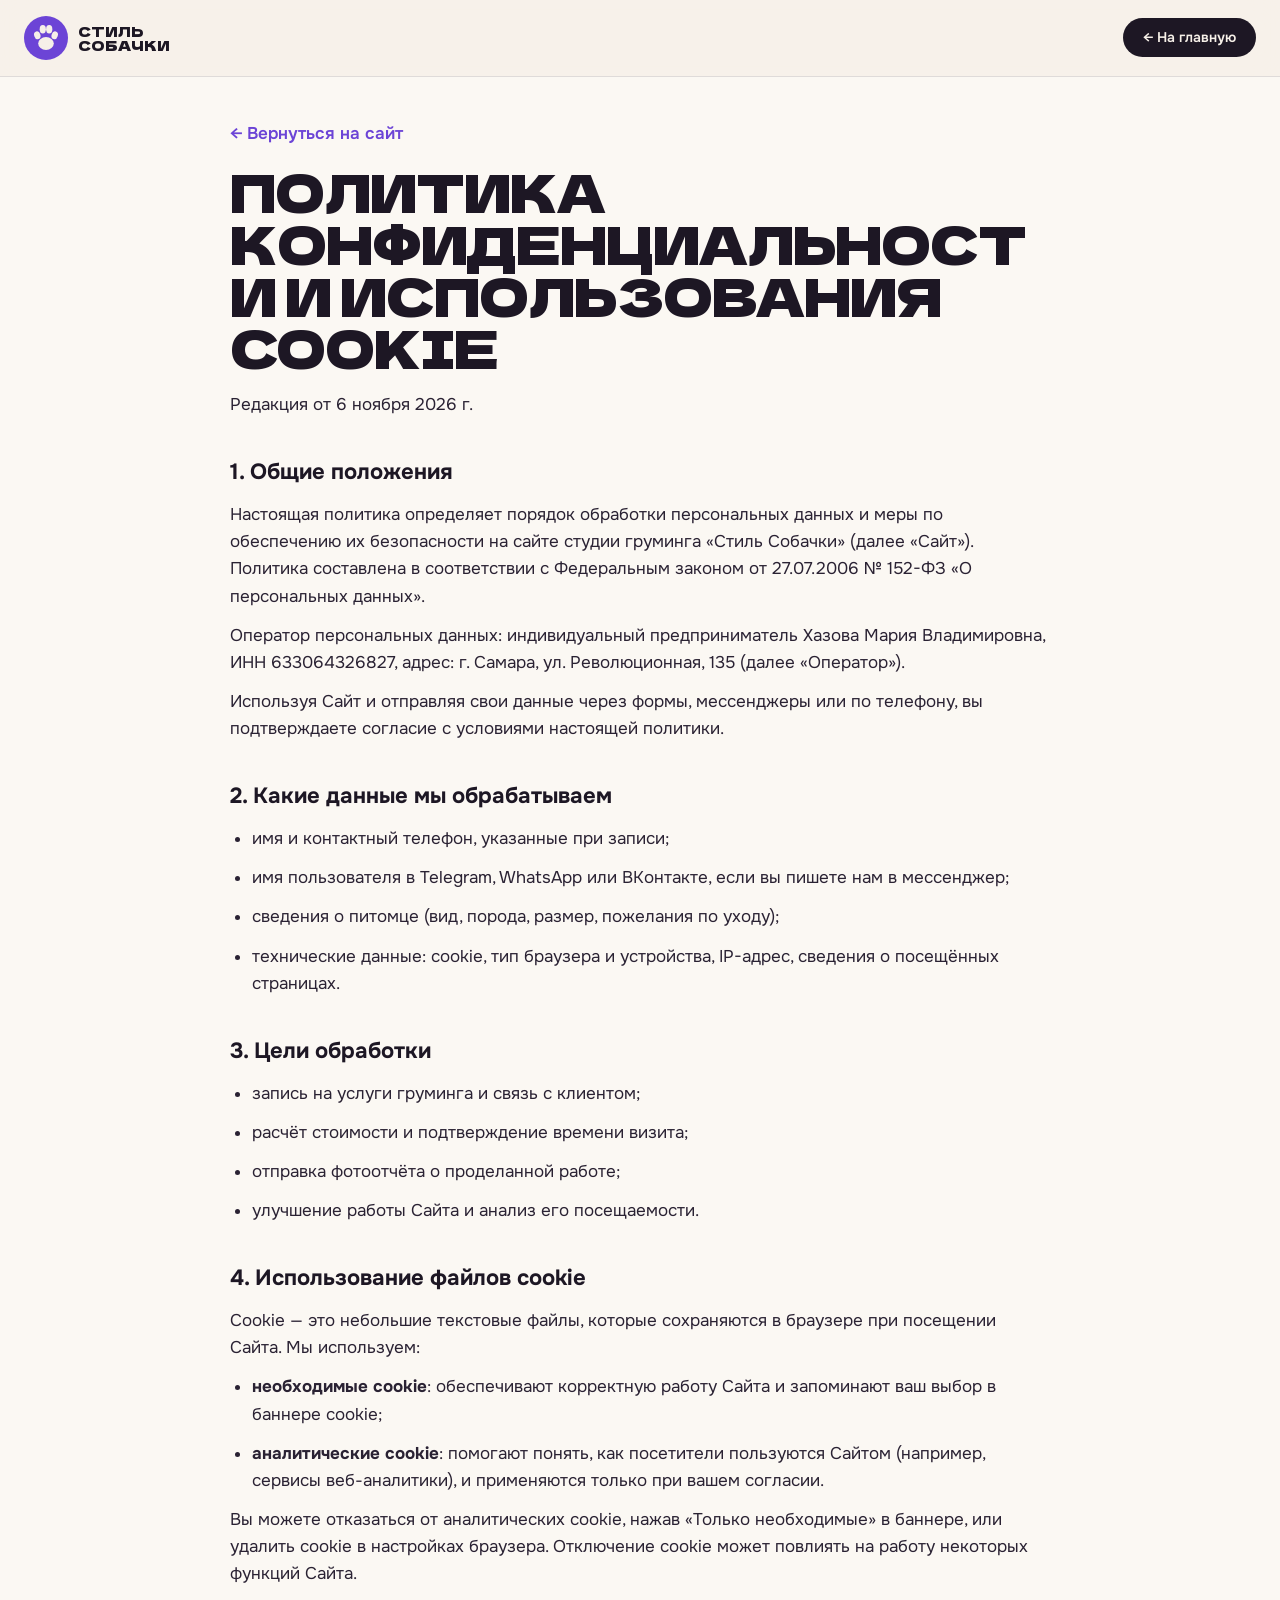
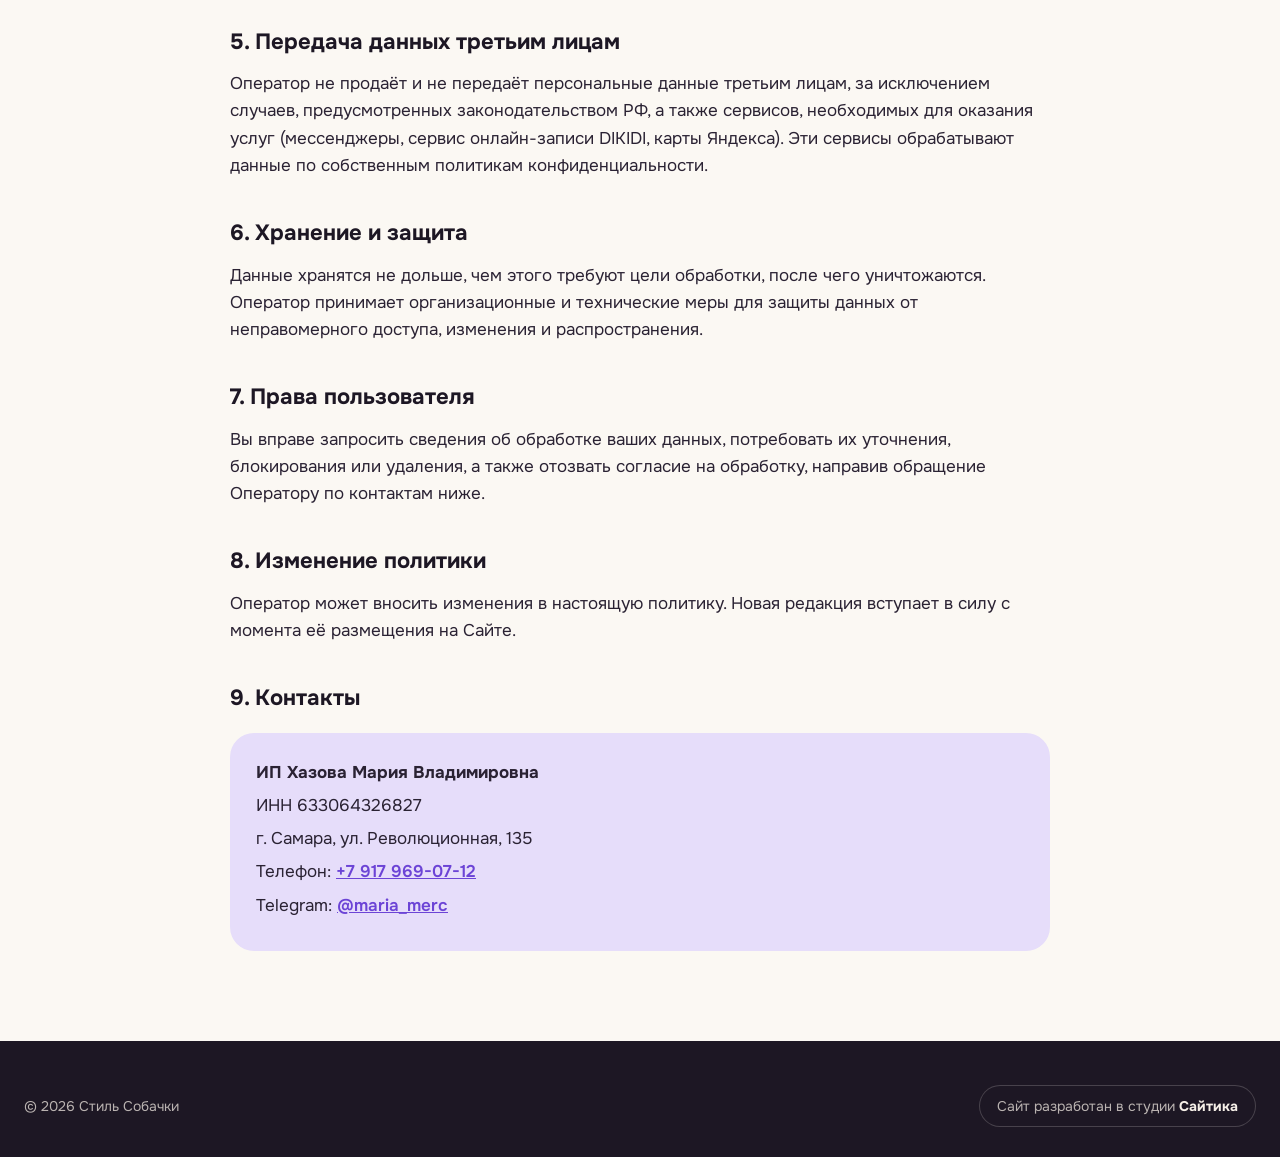
<file: privacy.html>
<!DOCTYPE html>
<html lang="ru">
<head>
  <meta charset="UTF-8">
  <meta name="viewport" content="width=device-width, initial-scale=1">
  <title>Политика конфиденциальности и cookie — Стиль Собачки</title>
  <meta name="robots" content="noindex">
  <link rel="preconnect" href="https://fonts.googleapis.com">
  <link rel="preconnect" href="https://fonts.gstatic.com" crossorigin>
  <link href="https://fonts.googleapis.com/css2?family=Cormorant+Garamond:ital,wght@1,500;1,600&family=Dela+Gothic+One&family=Onest:wght@400;500;600;700&display=swap" rel="stylesheet">
  <link rel="stylesheet" href="assets/css/style.css">
  <style>
    body{background:var(--paper)}
    .policy{padding:120px 0 90px}
    .policy__wrap{max-width:820px}
    .policy h1{font-family:var(--f-display);font-size:clamp(24px,4.6vw,52px);overflow-wrap:anywhere;hyphens:auto;text-transform:uppercase;line-height:1;letter-spacing:-.02em;margin:18px 0 18px}
    .policy__date{color:var(--muted);margin-bottom:46px}
    .policy h2{font-family:var(--f-body);font-weight:700;font-size:22px;margin:40px 0 14px;line-height:1.3}
    .policy p,.policy li{color:var(--ink-2);margin-bottom:12px}
    .policy ul{list-style:disc;padding-left:22px}
    .policy a{color:var(--violet);font-weight:600}
    .policy__back{display:inline-flex;gap:8px;text-decoration:none;font-weight:600}
    .policy__card{padding:26px;border-radius:var(--r-m);background:var(--lilac-soft);margin-top:20px}
    .policy__card p{margin:0 0 6px}
  </style>
</head>
<body class="is-loaded">
  <header class="header is-scrolled">
    <div class="container header__inner">
      <a href="index.html" class="logo" aria-label="Стиль Собачки — на главную">
        <svg class="logo__mark" viewBox="0 0 48 48" aria-hidden="true">
          <circle cx="24" cy="24" r="24" fill="currentColor"/>
          <g fill="#F6F0E8"><ellipse cx="24" cy="30" rx="8.5" ry="7"/><ellipse cx="14.5" cy="21" rx="3.4" ry="4.4" transform="rotate(-18 14.5 21)"/><ellipse cx="20.5" cy="14.5" rx="3.4" ry="4.6"/><ellipse cx="27.5" cy="14.5" rx="3.4" ry="4.6"/><ellipse cx="33.5" cy="21" rx="3.4" ry="4.4" transform="rotate(18 33.5 21)"/></g>
        </svg>
        <span class="logo__text">Стиль<br>Собачки</span>
      </a>
      <a href="index.html" class="btn btn--small btn--ink">← На главную</a>
    </div>
  </header>

  <main class="policy">
    <div class="container policy__wrap">
      <a href="index.html" class="policy__back">← Вернуться на сайт</a>
      <h1>Политика конфиденциальности и использования cookie</h1>
      <p class="policy__date">Редакция от 6 ноября 2026 г.</p>

      <h2>1. Общие положения</h2>
      <p>Настоящая политика определяет порядок обработки персональных данных и меры по обеспечению их безопасности на сайте студии груминга «Стиль Собачки» (далее «Сайт»). Политика составлена в соответствии с Федеральным законом от 27.07.2006 № 152-ФЗ «О персональных данных».</p>
      <p>Оператор персональных данных: индивидуальный предприниматель Хазова Мария Владимировна, ИНН 633064326827, адрес: г. Самара, ул. Революционная, 135 (далее «Оператор»).</p>
      <p>Используя Сайт и отправляя свои данные через формы, мессенджеры или по телефону, вы подтверждаете согласие с условиями настоящей политики.</p>

      <h2>2. Какие данные мы обрабатываем</h2>
      <ul>
        <li>имя и контактный телефон, указанные при записи;</li>
        <li>имя пользователя в Telegram, WhatsApp или ВКонтакте, если вы пишете нам в мессенджер;</li>
        <li>сведения о питомце (вид, порода, размер, пожелания по уходу);</li>
        <li>технические данные: cookie, тип браузера и устройства, IP-адрес, сведения о посещённых страницах.</li>
      </ul>

      <h2>3. Цели обработки</h2>
      <ul>
        <li>запись на услуги груминга и связь с клиентом;</li>
        <li>расчёт стоимости и подтверждение времени визита;</li>
        <li>отправка фотоотчёта о проделанной работе;</li>
        <li>улучшение работы Сайта и анализ его посещаемости.</li>
      </ul>

      <h2>4. Использование файлов cookie</h2>
      <p>Cookie — это небольшие текстовые файлы, которые сохраняются в браузере при посещении Сайта. Мы используем:</p>
      <ul>
        <li><strong>необходимые cookie</strong>: обеспечивают корректную работу Сайта и запоминают ваш выбор в баннере cookie;</li>
        <li><strong>аналитические cookie</strong>: помогают понять, как посетители пользуются Сайтом (например, сервисы веб-аналитики), и применяются только при вашем согласии.</li>
      </ul>
      <p>Вы можете отказаться от аналитических cookie, нажав «Только необходимые» в баннере, или удалить cookie в настройках браузера. Отключение cookie может повлиять на работу некоторых функций Сайта.</p>

      <h2>5. Передача данных третьим лицам</h2>
      <p>Оператор не продаёт и не передаёт персональные данные третьим лицам, за исключением случаев, предусмотренных законодательством РФ, а также сервисов, необходимых для оказания услуг (мессенджеры, сервис онлайн-записи DIKIDI, карты Яндекса). Эти сервисы обрабатывают данные по собственным политикам конфиденциальности.</p>

      <h2>6. Хранение и защита</h2>
      <p>Данные хранятся не дольше, чем этого требуют цели обработки, после чего уничтожаются. Оператор принимает организационные и технические меры для защиты данных от неправомерного доступа, изменения и распространения.</p>

      <h2>7. Права пользователя</h2>
      <p>Вы вправе запросить сведения об обработке ваших данных, потребовать их уточнения, блокирования или удаления, а также отозвать согласие на обработку, направив обращение Оператору по контактам ниже.</p>

      <h2>8. Изменение политики</h2>
      <p>Оператор может вносить изменения в настоящую политику. Новая редакция вступает в силу с момента её размещения на Сайте.</p>

      <h2>9. Контакты</h2>
      <div class="policy__card">
        <p><strong>ИП Хазова Мария Владимировна</strong></p>
        <p>ИНН 633064326827</p>
        <p>г. Самара, ул. Революционная, 135</p>
        <p>Телефон: <a href="tel:+79179690712">+7 917 969-07-12</a></p>
        <p>Telegram: <a href="https://t.me/maria_merc" target="_blank" rel="noopener">@maria_merc</a></p>
      </div>
    </div>
  </main>

  <footer class="footer">
    <div class="container">
      <div class="footer__bottom">
        <span>© <span id="year">2026</span> Стиль Собачки</span>
        <a href="https://xn----8sbanucgj0ddhgg4o.xn--p1ai/?utm_source=client_sites&amp;utm_medium=referral&amp;utm_campaign=footer" target="_blank" rel="noopener" class="footer__dev">Сайт разработан в студии <strong>Сайтика</strong></a>
      </div>
    </div>
  </footer>
</body>
</html>
</file>
<file: assets/css/style.css>
/* ============ Стиль Собачки — style.css ============ */
:root{
  --cream:#F6F0E8;
  --cream-2:#EFE6DA;
  --paper:#FBF8F3;
  --ink:#1D1724;
  --ink-2:#2A2233;
  --muted:#6D6375;
  --line:rgba(29,23,36,.12);
  --lilac:#A68AE6;
  --lilac-soft:#E6DDFA;
  --violet:#6C44D6;
  --apricot:#E59A52;
  --apricot-soft:#F7DEC4;
  --pink:#F0A4C1;

  --f-display:"Dela Gothic One", "Arial Black", system-ui, sans-serif;
  --f-body:"Onest", system-ui, -apple-system, "Segoe UI", sans-serif;
  --f-accent:"Cormorant Garamond", Georgia, serif;

  --r-s:14px; --r-m:24px; --r-l:36px;
  --ease:cubic-bezier(.22,1,.36,1);
  --ease-back:cubic-bezier(.34,1.56,.64,1);
  --header-h:76px;
}
*,*::before,*::after{box-sizing:border-box}
html{scroll-behavior:smooth;-webkit-text-size-adjust:100%}
body{margin:0;font-family:var(--f-body);font-size:17px;line-height:1.6;color:var(--ink);background:var(--cream);overflow-x:hidden;-webkit-font-smoothing:antialiased}
body.is-locked{overflow:hidden}
main,.footer{overflow-x:clip}
img{max-width:100%;display:block}
a{color:inherit}
button{font:inherit;color:inherit;cursor:pointer;background:none;border:0;padding:0}
h1,h2,h3{margin:0;font-weight:400;line-height:1.05}
p{margin:0}
ul,ol{margin:0;padding:0;list-style:none}
em{font-family:var(--f-accent);font-style:italic;font-weight:600;letter-spacing:-.01em}
::selection{background:var(--lilac);color:#fff}
:focus-visible{outline:3px solid var(--violet);outline-offset:3px;border-radius:6px}

.container{width:min(1240px,100% - 48px);margin-inline:auto}
.section{padding:clamp(80px,11vw,150px) 0;position:relative}
.section--dark{background:var(--ink);color:var(--cream)}
.section--lilac{background:var(--lilac-soft)}

.eyebrow{display:inline-flex;align-items:center;gap:10px;font-size:13px;font-weight:600;letter-spacing:.14em;text-transform:uppercase;color:var(--violet);margin-bottom:18px}
.eyebrow--light{color:var(--lilac)}
.eyebrow .dot{width:8px;height:8px;border-radius:50%;background:#3BC46B;box-shadow:0 0 0 0 rgba(59,196,107,.6);animation:pulse 2s infinite}
@keyframes pulse{70%{box-shadow:0 0 0 10px rgba(59,196,107,0)}100%{box-shadow:0 0 0 0 rgba(59,196,107,0)}}

.h2{font-family:var(--f-display);font-size:clamp(34px,5.4vw,72px);letter-spacing:-.02em;text-transform:uppercase;line-height:1}
.h2 em,.hero__title em,.contacts__title em,.furmeter__title em{text-transform:none;font-size:1.12em;color:var(--violet);line-height:.8}
.section--dark .h2 em,.contacts__title em{color:var(--lilac)}
.section-head{margin-bottom:clamp(40px,6vw,72px);max-width:900px}
.section-head--row{display:flex;justify-content:space-between;align-items:flex-end;gap:32px;max-width:none}
.section-head__note{max-width:340px;color:var(--muted)}

/* ---------- Buttons ---------- */
.btn{--bg:var(--ink);--fg:var(--cream);position:relative;display:inline-flex;align-items:center;justify-content:center;gap:10px;padding:17px 30px;border-radius:999px;background:var(--bg);color:var(--fg);font-weight:600;font-size:16px;text-decoration:none;line-height:1.1;overflow:hidden;isolation:isolate;transition:transform .4s var(--ease),box-shadow .4s var(--ease);will-change:transform;white-space:nowrap}
.btn::before{content:"";position:absolute;inset:0;z-index:-1;background:var(--hover,var(--violet));border-radius:inherit;transform:translateY(101%);transition:transform .5s var(--ease)}
.btn:hover::before{transform:translateY(0)}
.btn:hover{box-shadow:0 14px 30px -12px rgba(108,68,214,.55)}
.btn svg{width:20px;height:20px}
.btn--accent{--bg:var(--violet);--fg:#fff;--hover:var(--ink)}
.btn--ink{--bg:var(--ink);--fg:var(--cream)}
.btn--ghost{--bg:transparent;--fg:var(--ink);box-shadow:inset 0 0 0 1.5px var(--ink)}
.btn--ghost:hover{--fg:#fff;color:#fff}
.btn--light{--bg:var(--cream);--fg:var(--ink);--hover:var(--lilac)}
.btn--small{padding:12px 20px;font-size:14px}
.btn--big{padding:22px 38px;font-size:18px}
.round-btn{width:56px;height:56px;border-radius:50%;box-shadow:inset 0 0 0 1.5px var(--ink);font-size:20px;transition:background .3s,color .3s,transform .3s var(--ease-back)}
.round-btn:hover{background:var(--ink);color:var(--cream);transform:scale(1.08)}
.link-arrow{font-weight:600;text-decoration:none;background:linear-gradient(currentColor,currentColor) 0 100%/0 1.5px no-repeat;transition:background-size .4s var(--ease)}
.link-arrow:hover{background-size:100% 1.5px}

/* ---------- Preloader ---------- */
.preloader{position:fixed;inset:0;z-index:200;background:var(--ink);color:var(--cream);display:grid;place-items:center;align-content:center;gap:22px;transition:clip-path 1s var(--ease) .1s;clip-path:inset(0 0 0 0)}
body.is-loaded .preloader{clip-path:inset(0 0 100% 0)}
.preloader__paws{display:flex;gap:14px}
.preloader__paws span{width:18px;height:18px;border-radius:50% 50% 45% 45%;background:var(--lilac);opacity:0;animation:paw .9s var(--ease) infinite}
.preloader__paws span:nth-child(2){animation-delay:.15s;transform:translateY(-10px)}
.preloader__paws span:nth-child(3){animation-delay:.3s}
.preloader__paws span:nth-child(4){animation-delay:.45s;transform:translateY(-10px)}
@keyframes paw{0%{opacity:0;scale:.4}40%{opacity:1;scale:1}100%{opacity:0;scale:.9}}
.preloader__word{font-family:var(--f-display);font-size:clamp(28px,5vw,48px);text-transform:uppercase;letter-spacing:-.01em}

/* ---------- Progress & cursor ---------- */
.progress{position:fixed;top:0;left:0;right:0;height:3px;z-index:120;pointer-events:none}
.progress span{display:block;height:100%;width:100%;background:linear-gradient(90deg,var(--lilac),var(--violet),var(--apricot));transform-origin:0 50%;transform:scaleX(0)}
.cursor{position:fixed;top:0;left:0;width:14px;height:14px;margin:-7px 0 0 -7px;border-radius:50%;background:var(--violet);z-index:150;pointer-events:none;display:none;place-items:center;transition:width .35s var(--ease),height .35s var(--ease),margin .35s var(--ease),background .3s,opacity .3s;mix-blend-mode:normal}
.cursor__label{font-size:12px;font-weight:700;color:#fff;opacity:0;transition:opacity .2s;text-transform:uppercase;letter-spacing:.08em}
.cursor.is-hover{width:56px;height:56px;margin:-28px 0 0 -28px;background:rgba(108,68,214,.18)}
.cursor.is-view{width:96px;height:96px;margin:-48px 0 0 -48px;background:var(--violet)}
.cursor.is-view .cursor__label{opacity:1}
@media (hover:hover) and (pointer:fine){.cursor{display:grid}}

/* ---------- Header ---------- */
.header{position:fixed;inset:0 0 auto;z-index:100;height:var(--header-h);transition:background .4s,box-shadow .4s,transform .5s var(--ease)}
.header.is-scrolled{background:rgba(246,240,232,.86);backdrop-filter:blur(14px);-webkit-backdrop-filter:blur(14px);box-shadow:0 1px 0 var(--line)}
.header.is-hidden{transform:translateY(-100%)}
.header__inner{height:100%;display:flex;align-items:center;justify-content:space-between;gap:24px}
.logo{display:flex;align-items:center;gap:10px;text-decoration:none;color:var(--ink);z-index:2}
.logo__mark{width:44px;height:44px;color:var(--violet);transition:transform .6s var(--ease-back)}
.logo:hover .logo__mark{transform:rotate(-18deg) scale(1.06)}
.logo__text{font-family:var(--f-display);font-size:14px;line-height:1;text-transform:uppercase}
.nav{display:flex;gap:6px}
.nav__link{position:relative;padding:8px 14px;border-radius:999px;font-size:15px;font-weight:500;text-decoration:none;transition:background .3s}
.nav__link:hover{background:rgba(29,23,36,.06)}
.nav__link.is-active{background:var(--ink);color:var(--cream)}
.nav__mobile-extra{display:none}
.header__actions{display:flex;align-items:center;gap:18px;z-index:2}
.header__phone{font-weight:600;text-decoration:none;font-size:15px}
.burger{display:none;width:48px;height:48px;border-radius:50%;background:var(--ink);position:relative}
.burger span{position:absolute;left:14px;right:14px;height:2px;background:var(--cream);border-radius:2px;transition:transform .45s var(--ease),opacity .3s,top .45s var(--ease)}
.burger span:nth-child(1){top:17px}.burger span:nth-child(2){top:23px}.burger span:nth-child(3){top:29px}
.burger.is-open span:nth-child(1){top:23px;transform:rotate(45deg)}
.burger.is-open span:nth-child(2){opacity:0;transform:scaleX(0)}
.burger.is-open span:nth-child(3){top:23px;transform:rotate(-45deg)}

/* ---------- Hero ---------- */
.hero{position:relative;min-height:100svh;padding:calc(var(--header-h) + 40px) 0 80px;display:flex;align-items:center;overflow:hidden;background:
  radial-gradient(60% 50% at 85% 20%,rgba(166,138,230,.28),transparent 70%),
  radial-gradient(40% 40% at 10% 90%,rgba(229,154,82,.18),transparent 70%),var(--cream)}
.hero__bubbles{position:absolute;inset:0;width:100%;height:100%;pointer-events:none}
.hero__inner{position:relative;display:grid;grid-template-columns:1.05fr .95fr;gap:48px;align-items:center}
.hero__title{font-family:var(--f-display);font-size:clamp(38px,5.4vw,84px);line-height:.95;letter-spacing:-.03em;text-transform:uppercase;margin-bottom:28px}
.hero__title .line{display:block;overflow:hidden;padding-bottom:.06em}
.hero__title .line>span{display:inline-block;transform:translateY(110%);transition:transform 1.1s var(--ease)}
.is-loaded .hero__title .line>span{transform:none}
.hero__title .line:nth-child(2)>span{transition-delay:.12s}
.hero__title .line:nth-child(3)>span{transition-delay:.24s}
.hero__title em{display:inline-block;position:relative}
.hero__title em::after{content:"";position:absolute;left:-4%;right:-4%;bottom:.02em;height:.14em;background:var(--apricot);opacity:.55;z-index:-1;border-radius:99px;transform:scaleX(0);transform-origin:0 50%;transition:transform 1s var(--ease) 1.1s}
.is-loaded .hero__title em::after{transform:scaleX(1)}
.hero__lead{font-size:clamp(17px,1.4vw,20px);max-width:540px;color:var(--ink-2);margin-bottom:34px}
.hero__cta{display:flex;flex-wrap:wrap;gap:14px;margin-bottom:46px}
.hero__trust{display:flex;gap:clamp(18px,3vw,40px);flex-wrap:wrap}
.hero__trust li{display:flex;align-items:center;gap:12px}
.hero__trust strong{font-family:var(--f-display);font-size:clamp(28px,3vw,40px);font-weight:400;color:var(--violet)}
.hero__trust span{font-size:13px;line-height:1.3;color:var(--muted)}

.hero__visual{position:relative;height:min(78vh,680px);min-height:480px}
.hero__card{position:absolute;margin:0;border-radius:var(--r-l);overflow:hidden;box-shadow:0 40px 80px -30px rgba(29,23,36,.45);background:var(--cream-2);opacity:0;transition:opacity 1s var(--ease),translate 1.2s var(--ease),transform .25s ease-out}
.is-loaded .hero__card{opacity:1;translate:0 0}
.hero__card img{width:100%;height:100%;object-fit:cover}
.hero__card figcaption{position:absolute;left:14px;bottom:14px;padding:7px 14px;border-radius:999px;background:rgba(246,240,232,.92);font-size:13px;font-weight:600}
.hero__card--a{width:58%;height:78%;left:21%;top:6%;z-index:2;rotate:-3deg;translate:0 80px;transition-delay:.35s}
.hero__card--b{width:38%;height:46%;left:0;top:44%;z-index:3;rotate:-9deg;translate:-60px 40px;transition-delay:.55s}
.hero__card--c{width:38%;height:46%;right:0;top:0;z-index:1;rotate:8deg;translate:60px -40px;transition-delay:.7s}
.badge-spin{position:absolute;right:2%;bottom:4%;z-index:4;width:150px;height:150px;border-radius:50%;background:var(--ink);color:var(--cream);display:grid;place-items:center;text-decoration:none;transition:transform .5s var(--ease-back)}
.badge-spin:hover{transform:scale(1.08) rotate(-8deg)}
.badge-spin svg{position:absolute;inset:0;animation:spin 14s linear infinite}
.badge-spin text{font-family:var(--f-body);font-size:15px;font-weight:700;fill:currentColor}
.badge-spin__core{font-size:34px;animation:bob 2.4s ease-in-out infinite}
@keyframes spin{to{transform:rotate(360deg)}}
@keyframes bob{50%{transform:translateY(-5px) rotate(-10deg)}}
.hero__sticker{position:absolute;left:-2%;top:6%;z-index:4;max-width:210px;padding:14px 18px;border-radius:18px 18px 18px 4px;background:var(--paper);box-shadow:0 20px 40px -20px rgba(29,23,36,.35);font-size:14px;line-height:1.35;font-weight:500;rotate:-4deg;animation:floaty 5s ease-in-out infinite}
.hero__sticker .stars{display:block;color:var(--apricot);letter-spacing:2px;margin-bottom:4px}
@keyframes floaty{50%{transform:translateY(-10px)}}
.scroll-hint{position:absolute;left:50%;bottom:24px;width:28px;height:46px;border-radius:20px;box-shadow:inset 0 0 0 2px var(--ink);translate:-50% 0}
.scroll-hint span{position:absolute;left:50%;top:9px;width:4px;height:9px;margin-left:-2px;border-radius:4px;background:var(--ink);animation:scrolly 1.8s var(--ease) infinite}
@keyframes scrolly{0%{opacity:0;transform:translateY(-4px)}40%{opacity:1}100%{opacity:0;transform:translateY(16px)}}

/* ---------- Marquee ---------- */
.marquee{background:var(--violet);color:#fff;overflow:hidden;padding:22px 0;rotate:-1.5deg;margin:-10px -20px 0;position:relative;z-index:3}
.marquee__track{display:flex;gap:34px;width:max-content;animation:marquee 32s linear infinite;align-items:center}
.marquee span{font-family:var(--f-display);font-size:clamp(20px,2.6vw,32px);text-transform:uppercase;white-space:nowrap}
.marquee i{font-style:normal;color:var(--apricot-soft);font-size:22px}
.marquee:hover .marquee__track{animation-play-state:paused}
@keyframes marquee{to{transform:translateX(-50%)}}

/* ---------- Pain ---------- */
.pain__grid{display:grid;grid-template-columns:repeat(3,1fr);gap:0;border-top:1.5px solid var(--ink)}
.pain__item{padding:36px 32px 40px 0;position:relative}
.pain__item+.pain__item{padding-left:32px;border-left:1px solid var(--line)}
.pain__num{display:block;font-family:var(--f-display);font-size:15px;color:var(--violet);margin-bottom:26px}
.pain__item h3{font-family:var(--f-body);font-weight:700;font-size:22px;line-height:1.2;margin-bottom:14px}
.pain__item p{color:var(--muted)}

.furmeter{margin-top:clamp(70px,9vw,120px);display:grid;grid-template-columns:.9fr 1.1fr;gap:clamp(32px,6vw,90px);align-items:center}
.furmeter__media{position:relative;border-radius:var(--r-l);overflow:hidden;aspect-ratio:3/4}
.furmeter__media img{width:100%;height:100%;object-fit:cover;transform:scale(1.15);transition:transform 1.6s var(--ease)}
.furmeter__media.is-in img{transform:scale(1)}
.furmeter__tag{position:absolute;top:18px;left:18px;background:var(--cream);padding:8px 16px;border-radius:999px;font-weight:600;font-size:14px}
.furmeter__title{font-family:var(--f-display);font-size:clamp(30px,4vw,54px);line-height:1.02;text-transform:uppercase;letter-spacing:-.02em;margin-bottom:24px}
.furmeter__text>p{color:var(--ink-2);font-size:18px;margin-bottom:30px;max-width:520px}
.furmeter__bar{margin-bottom:36px;max-width:520px}
.furmeter__fill{height:22px;border-radius:99px;background:var(--cream-2);overflow:hidden;box-shadow:inset 0 0 0 1px var(--line)}
.furmeter__fill span{display:block;height:100%;width:100%;border-radius:99px;background:repeating-linear-gradient(-45deg,var(--ink) 0 10px,var(--ink-2) 10px 20px);transform-origin:0 50%;transform:scaleX(1);transition:transform 2.2s var(--ease) .3s}
.furmeter__bar.is-in .furmeter__fill span{transform:scaleX(.12);background:repeating-linear-gradient(-45deg,var(--violet) 0 10px,var(--lilac) 10px 20px)}
.furmeter__labels{display:flex;justify-content:space-between;font-size:13px;color:var(--muted);margin-top:8px;text-transform:uppercase;letter-spacing:.1em;font-weight:600}

/* ---------- Services ---------- */
.services{background:var(--paper)}
.svc{border-top:1.5px solid var(--ink)}
.svc__item{border-bottom:1px solid var(--line);position:relative}
.svc__row{width:100%;display:grid;grid-template-columns:70px 1fr auto 44px;align-items:center;gap:20px;padding:30px 0;text-align:left;transition:padding .5s var(--ease),color .3s}
.svc__num{font-family:var(--f-display);font-size:15px;color:var(--muted)}
.svc__name{overflow-wrap:anywhere;hyphens:auto;font-family:var(--f-display);font-size:clamp(22px,3.2vw,44px);text-transform:uppercase;letter-spacing:-.015em;line-height:1.05;transition:transform .5s var(--ease)}
.svc__tag{font-size:13px;font-weight:600;padding:7px 14px;border-radius:999px;background:var(--lilac-soft);color:var(--violet);white-space:nowrap}
.svc__plus{width:44px;height:44px;border-radius:50%;box-shadow:inset 0 0 0 1.5px var(--ink);position:relative;transition:background .3s,transform .5s var(--ease)}
.svc__plus::before,.svc__plus::after{content:"";position:absolute;left:50%;top:50%;width:14px;height:2px;margin:-1px 0 0 -7px;background:currentColor;transition:transform .4s var(--ease)}
.svc__plus::after{transform:rotate(90deg)}
.svc__item.is-open .svc__plus{background:var(--ink);color:var(--cream);transform:rotate(180deg)}
.svc__item.is-open .svc__plus::after{transform:rotate(0)}
@media (hover:hover){
  .svc__row:hover .svc__name{transform:translateX(14px);color:var(--violet)}
}
.svc__body{display:grid;grid-template-rows:0fr;transition:grid-template-rows .55s var(--ease)}
.svc__body>div{overflow:hidden;display:grid;grid-template-columns:1fr 200px;gap:30px;padding-left:90px}
.svc__item.is-open .svc__body{grid-template-rows:1fr}
.svc__body p{max-width:620px;color:var(--ink-2);padding-bottom:32px;font-size:17px}
.svc__body img{width:200px;aspect-ratio:4/3;object-fit:cover;border-radius:var(--r-s);margin-bottom:32px}
.svc__preview{position:fixed;top:0;left:0;width:260px;aspect-ratio:3/4;border-radius:22px;overflow:hidden;pointer-events:none;z-index:50;opacity:0;scale:.6;rotate:-6deg;transition:opacity .35s,scale .45s var(--ease),rotate .45s var(--ease);box-shadow:0 30px 60px -20px rgba(29,23,36,.5)}
.svc__preview.is-on{opacity:1;scale:1;rotate:4deg}
.svc__preview img{width:100%;height:100%;object-fit:cover}

/* ---------- Before / After ---------- */
.ba__inner{display:grid;grid-template-columns:1fr 1fr;gap:clamp(36px,6vw,90px);align-items:center}
.ba__tabs{display:flex;gap:8px;margin:34px 0 26px;padding:6px;background:rgba(246,240,232,.08);border-radius:999px;width:max-content}
.ba__tab{padding:11px 24px;border-radius:999px;font-weight:600;color:rgba(246,240,232,.7);transition:background .35s,color .35s}
.ba__tab.is-active{background:var(--cream);color:var(--ink)}
.ba__info{min-height:150px;margin-bottom:30px}
.ba__name{font-family:var(--f-body);font-weight:700;font-size:24px;margin-bottom:10px}
.ba__desc{color:rgba(246,240,232,.72);max-width:460px}
.ba__info.is-swap{animation:swap .6s var(--ease)}
@keyframes swap{from{opacity:0;transform:translateY(14px)}}
.ba__compare{position:relative;aspect-ratio:3/4;border-radius:var(--r-l);overflow:hidden;user-select:none;touch-action:pan-y;background:var(--ink-2)}
.ba__img{position:absolute;inset:0;width:100%;height:100%;object-fit:cover;pointer-events:none}
.ba__before-wrap{position:absolute;inset:0;clip-path:inset(0 calc(100% - var(--pos)) 0 0)}
.ba__label{position:absolute;top:18px;padding:8px 16px;border-radius:999px;font-size:13px;font-weight:700;text-transform:uppercase;letter-spacing:.12em}
.ba__label--before{left:18px;background:var(--cream);color:var(--ink)}
.ba__label--after{right:18px;background:var(--violet);color:#fff}
.ba__handle{position:absolute;top:0;bottom:0;left:var(--pos);width:3px;margin-left:-1.5px;background:var(--cream);pointer-events:none}
.ba__handle span{position:absolute;top:50%;left:50%;width:60px;height:60px;margin:-30px 0 0 -30px;border-radius:50%;background:var(--cream);color:var(--ink);display:grid;place-items:center;font-size:22px;font-weight:700;box-shadow:0 10px 30px rgba(0,0,0,.35);transition:transform .3s var(--ease-back)}
.ba__compare:hover .ba__handle span{transform:scale(1.12)}
.ba__range{position:absolute;inset:0;width:100%;height:100%;opacity:0;cursor:ew-resize;margin:0}
.ba__compare.is-hinting{--pos:50%}

/* ---------- Process ---------- */
.process__inner{display:grid;grid-template-columns:.9fr 1.1fr;gap:clamp(40px,7vw,110px)}
.process__aside{position:sticky;top:calc(var(--header-h) + 40px);align-self:start}
.process__note{color:var(--muted);margin-top:24px;max-width:400px}
.steps{position:relative;padding-left:70px}
.steps__line{position:absolute;left:23px;top:20px;bottom:20px;width:2px;background:var(--line)}
.steps__line span{position:absolute;inset:0;background:var(--violet);transform-origin:50% 0;transform:scaleY(0)}
.step{position:relative;padding:8px 0 56px}
.step:last-of-type{padding-bottom:0}
.step__paw{position:absolute;left:-70px;top:4px;width:48px;height:48px;border-radius:50%;background:var(--cream);box-shadow:inset 0 0 0 2px var(--line);display:grid;place-items:center;font-size:20px;filter:grayscale(1);opacity:.5;transition:all .5s var(--ease-back);z-index:1}
.step.is-active .step__paw{background:var(--violet);box-shadow:none;filter:none;opacity:1;transform:scale(1.12) rotate(-12deg)}
.step h3{font-family:var(--f-display);font-size:clamp(22px,2.4vw,32px);text-transform:uppercase;margin-bottom:12px;opacity:.35;transition:opacity .5s}
.step p{color:var(--muted);max-width:480px;opacity:.5;transition:opacity .5s}
.step.is-active h3,.step.is-active p{opacity:1}

/* ---------- Creative ---------- */
.creative{overflow:hidden}
.creative__inner{display:grid;grid-template-columns:1fr 1fr;gap:clamp(40px,7vw,100px);align-items:center}
.creative__media{position:relative;padding:0 14% 14% 0}
.creative__main{margin:0;border-radius:var(--r-l);overflow:hidden;aspect-ratio:3/4;transform-style:preserve-3d;transition:transform .3s ease-out}
.creative__main img,.creative__small img{width:100%;height:100%;object-fit:cover}
.creative__small{position:absolute;right:0;bottom:0;width:46%;aspect-ratio:3/4;margin:0;border-radius:var(--r-m);overflow:hidden;border:6px solid var(--ink);rotate:6deg}
.creative__text>p{color:rgba(246,240,232,.75);font-size:18px;margin:26px 0 28px;max-width:520px}
.chips{display:flex;flex-wrap:wrap;gap:10px;margin-bottom:38px}
.chips li{padding:10px 18px;border-radius:999px;box-shadow:inset 0 0 0 1.5px rgba(246,240,232,.25);font-weight:500;transition:background .3s,color .3s,transform .4s var(--ease-back)}
.chips li:hover{background:var(--pink);color:var(--ink);transform:translateY(-4px) rotate(-3deg)}

/* ---------- Bento ---------- */
.bento{display:grid;grid-template-columns:repeat(4,1fr);grid-auto-rows:minmax(240px,auto);gap:16px}
.bento__cell{position:relative;padding:90px 28px 28px;border-radius:var(--r-m);background:var(--paper);box-shadow:inset 0 0 0 1px var(--line);display:flex;flex-direction:column;justify-content:flex-end;overflow:hidden;transition:transform .5s var(--ease),box-shadow .5s}
.bento__cell:hover{transform:translateY(-6px);box-shadow:inset 0 0 0 1px var(--line),0 24px 40px -24px rgba(29,23,36,.3)}
.bento__cell h3{font-family:var(--f-body);font-weight:700;font-size:21px;line-height:1.2;margin-bottom:8px}
.bento__cell p{color:var(--muted);font-size:15px}
.bento__icon{position:absolute;top:26px;left:28px;font-size:34px;transition:transform .5s var(--ease-back)}
.bento__cell:hover .bento__icon{transform:scale(1.2) rotate(-12deg)}
.bento__cell--rating{grid-row:span 2;padding:30px;background:var(--ink);color:var(--cream);justify-content:space-between}
.bento__cell--rating p{color:rgba(246,240,232,.7);font-size:16px}
.bento__big{font-family:var(--f-display);font-size:clamp(80px,10vw,150px);line-height:.9;color:var(--lilac)}
.bento__stars{color:var(--apricot);font-size:26px;letter-spacing:4px}
.bento__cell--photo{grid-row:span 2;padding:0}
.bento__cell--photo img{position:absolute;inset:0;width:100%;height:100%;object-fit:cover;transition:transform 1.2s var(--ease)}
.bento__cell--photo:hover img{transform:scale(1.06)}
.bento__cell--lilac{background:var(--lilac-soft);box-shadow:none}
.bento__cell--apricot{background:var(--apricot-soft);box-shadow:none}
.bento__cell--wide{grid-column:1/-1;min-height:0;padding:30px;flex-direction:row;align-items:flex-end;gap:20px}
.bento__cell--wide .bento__icon{position:static;font-size:46px}

/* ---------- Gallery ---------- */
.filters{display:flex;gap:6px;padding:6px;border-radius:999px;background:var(--cream-2)}
.filter{padding:10px 22px;border-radius:999px;font-weight:600;font-size:15px;transition:background .3s,color .3s}
.filter.is-active{background:var(--ink);color:var(--cream)}
.gallery{columns:4 240px;column-gap:16px}
.g-item{break-inside:avoid;margin:0 0 16px;border-radius:var(--r-m);overflow:hidden;position:relative;cursor:zoom-in;background:var(--cream-2);transition:opacity .5s var(--ease),transform .5s var(--ease)}
.g-item img{width:100%;height:auto;transition:transform 1s var(--ease),filter .5s}
.g-item figcaption{position:absolute;left:12px;right:12px;bottom:12px;padding:10px 14px;border-radius:14px;background:rgba(246,240,232,.94);font-size:14px;font-weight:600;transform:translateY(calc(100% + 20px));transition:transform .5s var(--ease)}
.g-item:hover img{transform:scale(1.07)}
.g-item:hover figcaption{transform:none}
.g-item.is-hidden{display:none}
.g-item.is-pop{animation:pop .6s var(--ease) both}
@keyframes pop{from{opacity:0;transform:translateY(30px) scale(.96)}}
.works__more{text-align:center;margin-top:40px}

/* ---------- Reviews ---------- */
.reviews__head{display:flex;justify-content:space-between;align-items:flex-end;gap:30px;margin-bottom:56px}
.reviews__score{display:flex;align-items:center;gap:16px;font-weight:600;line-height:1.3}
.reviews__num{font-family:var(--f-display);font-size:72px;line-height:1;color:var(--violet)}
.stars{color:var(--apricot);letter-spacing:3px}
.reviews__track{display:flex;gap:20px;overflow-x:auto;scroll-snap-type:x mandatory;scrollbar-width:none;padding:6px 2px 10px;margin:0 -2px}
.reviews__track::-webkit-scrollbar{display:none}
.review{flex:0 0 min(420px,85%);scroll-snap-align:start;background:var(--paper);border-radius:var(--r-m);padding:36px;display:flex;flex-direction:column;justify-content:space-between;gap:36px;min-height:300px;transition:transform .5s var(--ease)}
.review:nth-child(even){background:var(--ink);color:var(--cream)}
.review:hover{transform:translateY(-6px) rotate(-.6deg)}
.review p{font-family:var(--f-accent);font-style:italic;font-weight:500;font-size:clamp(23px,2.2vw,29px);line-height:1.25}
.review p::before{content:"“";display:block;font-family:var(--f-display);font-style:normal;font-size:60px;line-height:.6;color:var(--violet);margin-bottom:10px}
.review:nth-child(even) p::before{color:var(--lilac)}
.review footer{display:flex;align-items:center;gap:14px}
.review footer strong{display:block}
.review footer span{font-size:14px;opacity:.65}
.review__ava{width:48px;height:48px;border-radius:50%;display:grid;place-items:center;font-family:var(--f-display);background:var(--lilac);color:var(--ink);opacity:1!important;font-size:18px!important}
.reviews__nav{display:flex;align-items:center;gap:12px;margin-top:36px}
.reviews__nav .link-arrow{margin-left:auto}

/* ---------- Booking / Quiz ---------- */
.booking__inner{display:grid;grid-template-columns:.9fr 1.1fr;gap:clamp(40px,6vw,90px);align-items:center}
.booking__text>p{color:var(--ink-2);font-size:18px;margin:24px 0}
.booking__perks li{padding:10px 0;border-bottom:1px solid var(--line);font-weight:500}
.quiz{background:var(--paper);border-radius:var(--r-l);padding:clamp(26px,4vw,48px);box-shadow:0 40px 80px -40px rgba(29,23,36,.35),inset 0 0 0 1px var(--line);position:relative;overflow:hidden}
.quiz::before{content:"";position:absolute;width:300px;height:300px;right:-120px;top:-120px;border-radius:50%;background:var(--lilac-soft);z-index:0}
.quiz>*{position:relative;z-index:1}
.quiz__progress{height:6px;border-radius:99px;background:var(--cream-2);margin-bottom:32px;overflow:hidden}
.quiz__progress span{display:block;height:100%;width:25%;background:var(--violet);border-radius:99px;transition:width .6s var(--ease)}
.quiz__step{display:none}
.quiz__step.is-active{display:block;animation:stepIn .55s var(--ease)}
@keyframes stepIn{from{opacity:0;transform:translateX(30px)}}
.quiz__q{font-family:var(--f-display);font-size:clamp(22px,2.6vw,32px);text-transform:uppercase;line-height:1.1;margin-bottom:26px}
.quiz__q small{display:block;font-family:var(--f-body);font-size:14px;text-transform:none;color:var(--muted);margin-top:6px}
.quiz__opts{display:grid;grid-template-columns:1fr 1fr;gap:12px}
.quiz__opts--chips{display:flex;flex-wrap:wrap}
.opt{cursor:pointer}
.opt input{position:absolute;opacity:0;pointer-events:none}
.opt span{display:block;padding:18px 20px;border-radius:var(--r-s);box-shadow:inset 0 0 0 1.5px var(--line);font-weight:600;transition:all .3s var(--ease);background:var(--cream)}
.quiz__opts--chips .opt span{padding:12px 18px;border-radius:999px}
.opt:hover span{box-shadow:inset 0 0 0 1.5px var(--ink)}
.opt input:checked+span{background:var(--ink);color:var(--cream);box-shadow:none;transform:scale(1.03)}
.opt input:focus-visible+span{outline:3px solid var(--violet);outline-offset:2px}
.quiz__msg{padding:20px;border-radius:var(--r-s);background:var(--cream);font-size:16px;white-space:pre-line;margin-bottom:20px;box-shadow:inset 0 0 0 1px var(--line)}
.quiz__send{display:flex;flex-wrap:wrap;gap:10px}
.quiz__hint{font-size:14px;color:var(--muted);margin-top:16px}
.quiz__nav{display:flex;justify-content:space-between;align-items:center;margin-top:32px}
.quiz__back{font-weight:600;color:var(--muted)}
.quiz__back:disabled{opacity:.3;cursor:default}
.btn:disabled{opacity:.35;cursor:not-allowed;box-shadow:none}
.btn:disabled::before{display:none}
.quiz.is-done .quiz__nav #quizNext{visibility:hidden}

/* ---------- FAQ ---------- */
.faq{background:var(--paper)}
.faq__inner{display:grid;grid-template-columns:.8fr 1.2fr;gap:clamp(40px,7vw,100px)}
.faq__pic{margin-top:40px;width:72%;aspect-ratio:1;object-fit:cover;border-radius:50% 50% 50% 12px}
.acc{border-top:1.5px solid var(--ink)}
.acc__item{border-bottom:1px solid var(--line)}
.acc__item summary{list-style:none;cursor:pointer;padding:26px 50px 26px 0;position:relative;font-weight:700;font-size:clamp(18px,1.6vw,22px);transition:color .3s}
.acc__item summary::-webkit-details-marker{display:none}
.acc__item summary::after{content:"+";position:absolute;right:0;top:50%;translate:0 -50%;width:38px;height:38px;border-radius:50%;display:grid;place-items:center;font-size:22px;font-weight:400;box-shadow:inset 0 0 0 1.5px var(--ink);transition:transform .45s var(--ease),background .3s,color .3s}
.acc__item[open] summary::after{transform:rotate(45deg);background:var(--violet);color:#fff;box-shadow:none}
.acc__item summary:hover{color:var(--violet)}
.acc__item p{padding:0 50px 28px 0;color:var(--ink-2);animation:swap .5s var(--ease)}

/* ---------- Contacts ---------- */
.contacts__cta{text-align:center;margin-bottom:clamp(50px,7vw,90px)}
.contacts__title{font-family:var(--f-display);font-size:clamp(36px,6.4vw,92px);text-transform:uppercase;line-height:.98;letter-spacing:-.025em;max-width:1100px;margin:0 auto 44px}
.contacts__buttons{display:flex;justify-content:center;flex-wrap:wrap;gap:14px}
.contacts__grid{display:grid;grid-template-columns:repeat(3,1fr);gap:16px;margin-bottom:16px}
.contacts__card{padding:30px;border-radius:var(--r-m);background:var(--ink-2);display:flex;flex-direction:column;gap:12px}
.contacts__card p{font-size:20px;font-weight:600}
.contacts__label{font-size:13px;letter-spacing:.14em;text-transform:uppercase;color:var(--lilac);font-weight:600}
.contacts__card .link-arrow{color:var(--lilac);margin-top:auto}
.contacts__socials{display:flex;flex-direction:column;gap:6px}
.contacts__socials a{text-decoration:none;font-weight:600;transition:color .3s,padding .3s var(--ease)}
.contacts__socials a:hover{color:var(--lilac);padding-left:6px}
.map{position:relative;height:420px;border-radius:var(--r-m);overflow:hidden;background:
  radial-gradient(circle at 30% 40%,rgba(166,138,230,.25),transparent 50%),
  repeating-linear-gradient(0deg,rgba(246,240,232,.05) 0 1px,transparent 1px 40px),
  repeating-linear-gradient(90deg,rgba(246,240,232,.05) 0 1px,transparent 1px 40px),var(--ink-2)}
.map iframe{position:absolute;inset:0;width:100%;height:100%;border:0;filter:grayscale(.3)}
.map__fallback{position:absolute;inset:0;display:grid;place-items:center;align-content:center;gap:14px;text-align:center}
.map__fallback p{font-size:20px;font-weight:600}
.map__pin{font-size:48px;animation:bob 2.4s ease-in-out infinite}

/* ---------- Footer ---------- */
.footer{background:var(--ink);color:rgba(246,240,232,.72);padding:20px 0 30px;overflow:hidden}
.footer__big{font-family:var(--f-display);font-size:min(7.2vw,104px);line-height:.9;text-transform:uppercase;color:var(--ink-2);white-space:nowrap;letter-spacing:-.03em;text-align:center;margin-bottom:40px;user-select:none}
.footer__row{display:grid;grid-template-columns:repeat(3,1fr);gap:30px;padding-bottom:36px;border-bottom:1px solid rgba(246,240,232,.12)}
.footer__col{display:flex;flex-direction:column;gap:8px;font-size:15px}
.footer__col a{text-decoration:none;transition:color .3s}
.footer__col a:hover{color:var(--lilac)}
.footer__bottom{display:flex;justify-content:space-between;align-items:center;gap:20px;padding-top:24px;font-size:14px;flex-wrap:wrap}
.footer__dev{text-decoration:none;padding:10px 18px;border-radius:999px;box-shadow:inset 0 0 0 1px rgba(246,240,232,.2);transition:background .3s,color .3s}
.footer__dev:hover{background:var(--lilac);color:var(--ink)}
.footer__dev strong{color:var(--cream)}
.footer__dev:hover strong{color:var(--ink)}

/* ---------- Mobile bar ---------- */
.mobile-bar{display:none}

/* ---------- Lightbox ---------- */
.lightbox{position:fixed;inset:0;z-index:180;background:rgba(20,15,26,.94);display:grid;grid-template-columns:auto 1fr auto;align-items:center;gap:20px;padding:30px;opacity:0;visibility:hidden;transition:opacity .4s,visibility .4s}
.lightbox.is-open{opacity:1;visibility:visible}
.lightbox figure{margin:0;display:grid;justify-items:center;gap:14px;max-height:100%}
.lightbox img{max-height:80vh;width:auto;border-radius:var(--r-m);transform:scale(.92);transition:transform .5s var(--ease)}
.lightbox.is-open img{transform:none}
.lightbox figcaption{color:var(--cream);font-weight:600}
.lightbox__close{position:absolute;top:20px;right:20px;width:52px;height:52px;border-radius:50%;background:var(--cream);color:var(--ink);font-size:20px;z-index:2}
.lightbox__arrow{width:56px;height:56px;border-radius:50%;background:rgba(246,240,232,.12);color:var(--cream);font-size:22px;transition:background .3s}
.lightbox__arrow:hover{background:var(--violet)}

/* ---------- Cookie ---------- */
.cookie{position:fixed;left:20px;bottom:20px;z-index:160;max-width:420px;padding:22px;border-radius:var(--r-m);background:var(--paper);box-shadow:0 30px 60px -20px rgba(29,23,36,.45),inset 0 0 0 1px var(--line);display:grid;grid-template-columns:auto 1fr;gap:6px 14px;transform:translateY(140%);transition:transform .7s var(--ease)}
.cookie.is-show{transform:none}
.cookie__icon{font-size:30px;grid-row:span 2;animation:bob 2.6s ease-in-out infinite}
.cookie p{font-size:14px;line-height:1.45;color:var(--ink-2)}
.cookie p a{color:var(--violet);font-weight:600}
.cookie__btns{display:flex;gap:8px;flex-wrap:wrap;margin-top:8px}

/* ---------- Reveal animations ---------- */
.reveal-up{opacity:0;transform:translateY(40px);transition:opacity 1s var(--ease),transform 1s var(--ease)}
.reveal-up.is-in{opacity:1;transform:none}
.reveal-clip{clip-path:inset(18% 18% 18% 18% round 40px);transition:clip-path 1.4s var(--ease)}
.reveal-clip.is-in{clip-path:inset(0 0 0 0 round var(--r-l))}
.split .w{display:inline-block;overflow:hidden;vertical-align:top;padding-bottom:.08em;margin-bottom:-.08em}
.split .w>span{display:inline-block;transform:translateY(105%) rotate(4deg);transform-origin:0 100%;transition:transform 1s var(--ease)}
.split.is-in .w>span{transform:none}

/* ============ Adaptive ============ */
@media (max-width:1180px){
  .header__phone{display:none}
  .nav__link{padding:8px 10px;font-size:14px}
}
@media (max-width:980px){
  :root{--header-h:68px}
  .burger{display:block}
  .nav{position:fixed;inset:0;z-index:1;background:var(--ink);color:var(--cream);flex-direction:column;justify-content:center;gap:4px;padding:100px 28px 40px;clip-path:circle(0% at calc(100% - 48px) 34px);transition:clip-path .8s var(--ease);visibility:hidden}
  .nav.is-open{clip-path:circle(150% at calc(100% - 48px) 34px);visibility:visible}
  .nav__link{font-family:var(--f-display);font-size:clamp(30px,8vw,46px);text-transform:uppercase;padding:6px 0;border-radius:0;opacity:0;transform:translateY(30px);transition:opacity .5s var(--ease),transform .6s var(--ease),color .3s}
  .nav__link:hover,.nav__link.is-active{background:none;color:var(--lilac)}
  .nav.is-open .nav__link{opacity:1;transform:none}
  .nav.is-open .nav__link:nth-child(1){transition-delay:.15s}
  .nav.is-open .nav__link:nth-child(2){transition-delay:.2s}
  .nav.is-open .nav__link:nth-child(3){transition-delay:.25s}
  .nav.is-open .nav__link:nth-child(4){transition-delay:.3s}
  .nav.is-open .nav__link:nth-child(5){transition-delay:.35s}
  .nav.is-open .nav__link:nth-child(6){transition-delay:.4s}
  .nav__mobile-extra{display:block;margin-top:30px;padding-top:24px;border-top:1px solid rgba(246,240,232,.15);opacity:0;transition:opacity .5s .45s}
  .nav.is-open .nav__mobile-extra{opacity:1}
  .nav__phone{font-size:22px;font-weight:700;text-decoration:none;display:block;margin-bottom:14px}
  .nav__socials{display:flex;gap:18px;flex-wrap:wrap}
  .nav__socials a{color:var(--lilac);font-weight:600}
  .header.menu-open .logo{color:var(--cream)}
  .header.menu-open .burger{background:var(--cream)}
  .header.menu-open .burger span{background:var(--ink)}
  .header.menu-open{background:transparent!important;box-shadow:none!important;backdrop-filter:none!important}
  .header.menu-open .header__actions .btn{opacity:0;pointer-events:none}

  .hero{min-height:auto;padding-top:calc(var(--header-h) + 30px)}
  .hero__inner{grid-template-columns:1fr}
  .hero__visual{height:auto;min-height:0;aspect-ratio:1/1.05;max-width:560px;width:100%;margin:10px auto 0}
  .scroll-hint{display:none}
  .section-head--row{flex-direction:column;align-items:flex-start}
  .pain__grid{grid-template-columns:1fr}
  .pain__item,.pain__item+.pain__item{padding:28px 0;border-left:0;border-bottom:1px solid var(--line)}
  .furmeter,.ba__inner,.process__inner,.creative__inner,.booking__inner,.faq__inner{grid-template-columns:1fr}
  .furmeter__media{max-width:520px}
  .ba__compare{max-width:560px;width:100%;margin:0 auto;order:-1}
  .process__aside{position:static}
  .creative__media{max-width:560px}
  .bento{grid-template-columns:repeat(2,1fr)}
  .bento__cell--photo{grid-row:span 1;min-height:280px}
  .bento__cell--rating{grid-row:span 1}
  .faq__pic{display:none}
  .contacts__grid{grid-template-columns:1fr}
  .footer__row{grid-template-columns:1fr 1fr}
  .footer__row .footer__col:last-child{grid-column:span 2}
  .svc__preview{display:none}
}
@media (max-width:640px){
  body{font-size:16px}
  .footer{padding-bottom:110px}
  .hero__title{font-size:10vw}
  .container{width:min(1240px,100% - 32px)}
  .header__actions .btn{display:none}
  .logo__mark{width:40px;height:40px}
  .hero__cta .btn{width:100%}
  .hero__trust{gap:18px 24px}
  .hero__trust li{flex-direction:column;align-items:flex-start;gap:2px}
  .hero__visual{aspect-ratio:1/1.15}
  .hero__card--a{width:62%;left:19%;height:74%}
  .hero__card--b,.hero__card--c{width:42%;height:44%}
  .hero__card figcaption{font-size:11px;padding:5px 10px;left:8px;bottom:8px}
  .badge-spin{width:104px;height:104px;right:0;bottom:0}
  .badge-spin text{font-size:16px}
  .badge-spin__core{font-size:24px}
  .hero__sticker{max-width:170px;font-size:12px;padding:10px 12px;top:0;left:0}
  .marquee{padding:16px 0}
  .svc__row{grid-template-columns:34px 1fr 36px;gap:12px;padding:22px 0}
  .svc__tag{display:none}
  .svc__name{font-size:19px}
  .footer__big{white-space:normal;font-size:12vw;line-height:.95}
  .svc__plus{width:36px;height:36px}
  .svc__body>div{grid-template-columns:1fr;padding-left:46px;gap:0}
  .svc__body img{width:100%;aspect-ratio:16/10}
  .ba__tabs{width:100%}
  .ba__tab{flex:1}
  .ba__info{min-height:0}
  .steps{padding-left:58px}
  .step__paw{left:-58px;width:40px;height:40px;font-size:16px}
  .steps__line{left:19px}
  .step{padding-bottom:40px}
  .bento{grid-template-columns:1fr;grid-auto-rows:auto}
  .bento__cell{min-height:0;padding:80px 24px 24px}
  .bento__cell--wide{grid-column:auto;flex-direction:column;align-items:flex-start}
  .bento__cell--wide .bento__icon{font-size:36px}
  .bento__cell--photo{min-height:340px}
  .filters{width:100%}
  .filter{flex:1;padding:10px 8px}
  .gallery{columns:2;column-gap:10px}
  .g-item{margin-bottom:10px;border-radius:16px}
  .g-item figcaption{display:none}
  .reviews__head{flex-direction:column;align-items:flex-start}
  .reviews__num{font-size:56px}
  .review{padding:28px;min-height:260px}
  .reviews__nav{flex-wrap:wrap}
  .reviews__nav .link-arrow{margin-left:0;width:100%;margin-top:8px}
  .quiz__opts{grid-template-columns:1fr}
  .quiz__send .btn{width:100%}
  .contacts__buttons .btn{width:100%}
  .btn--big{padding:19px 24px;font-size:16px}
  .map{height:320px}
  .footer__row{grid-template-columns:1fr}
  .footer__row .footer__col:last-child{grid-column:auto}
  .footer__bottom{flex-direction:column;align-items:flex-start}
  .lightbox{grid-template-columns:1fr;padding:70px 12px 90px}
  .lightbox__arrow{position:absolute;bottom:22px}
  .lightbox__arrow--prev{left:calc(50% - 66px)}
  .lightbox__arrow--next{right:calc(50% - 66px)}
  .lightbox img{max-height:72vh}
  .cookie{left:12px;right:12px;bottom:96px;max-width:none}

  .mobile-bar{display:flex;position:fixed;left:12px;right:12px;bottom:12px;z-index:90;gap:8px;padding:8px;border-radius:999px;background:var(--ink);box-shadow:0 20px 40px -10px rgba(29,23,36,.5);transform:translateY(150%);transition:transform .6s var(--ease)}
  .mobile-bar.is-show{transform:none}
  .mobile-bar a{display:grid;place-items:center;text-decoration:none;border-radius:999px}
  .mobile-bar__call,.mobile-bar__tg{width:52px;height:52px;background:var(--ink-2);color:var(--cream);font-size:20px;flex:none}
  .mobile-bar__tg svg{width:22px;height:22px}
  .mobile-bar__book{flex:1;background:var(--violet);color:#fff;font-weight:700;font-size:15px}
}
@media (max-width:380px){
  .hero__title{font-size:40px}
  .h2{font-size:30px}
}

@media (prefers-reduced-motion:reduce){
  *,*::before,*::after{animation-duration:.01ms!important;animation-iteration-count:1!important;transition-duration:.01ms!important;scroll-behavior:auto!important}
  .reveal-up,.split .w>span,.hero__title .line>span{opacity:1!important;transform:none!important}
  .reveal-clip{clip-path:none!important}
  .marquee__track{animation:none}
}
.is-locked .cookie,.is-locked .mobile-bar{opacity:0;pointer-events:none}
</file>
